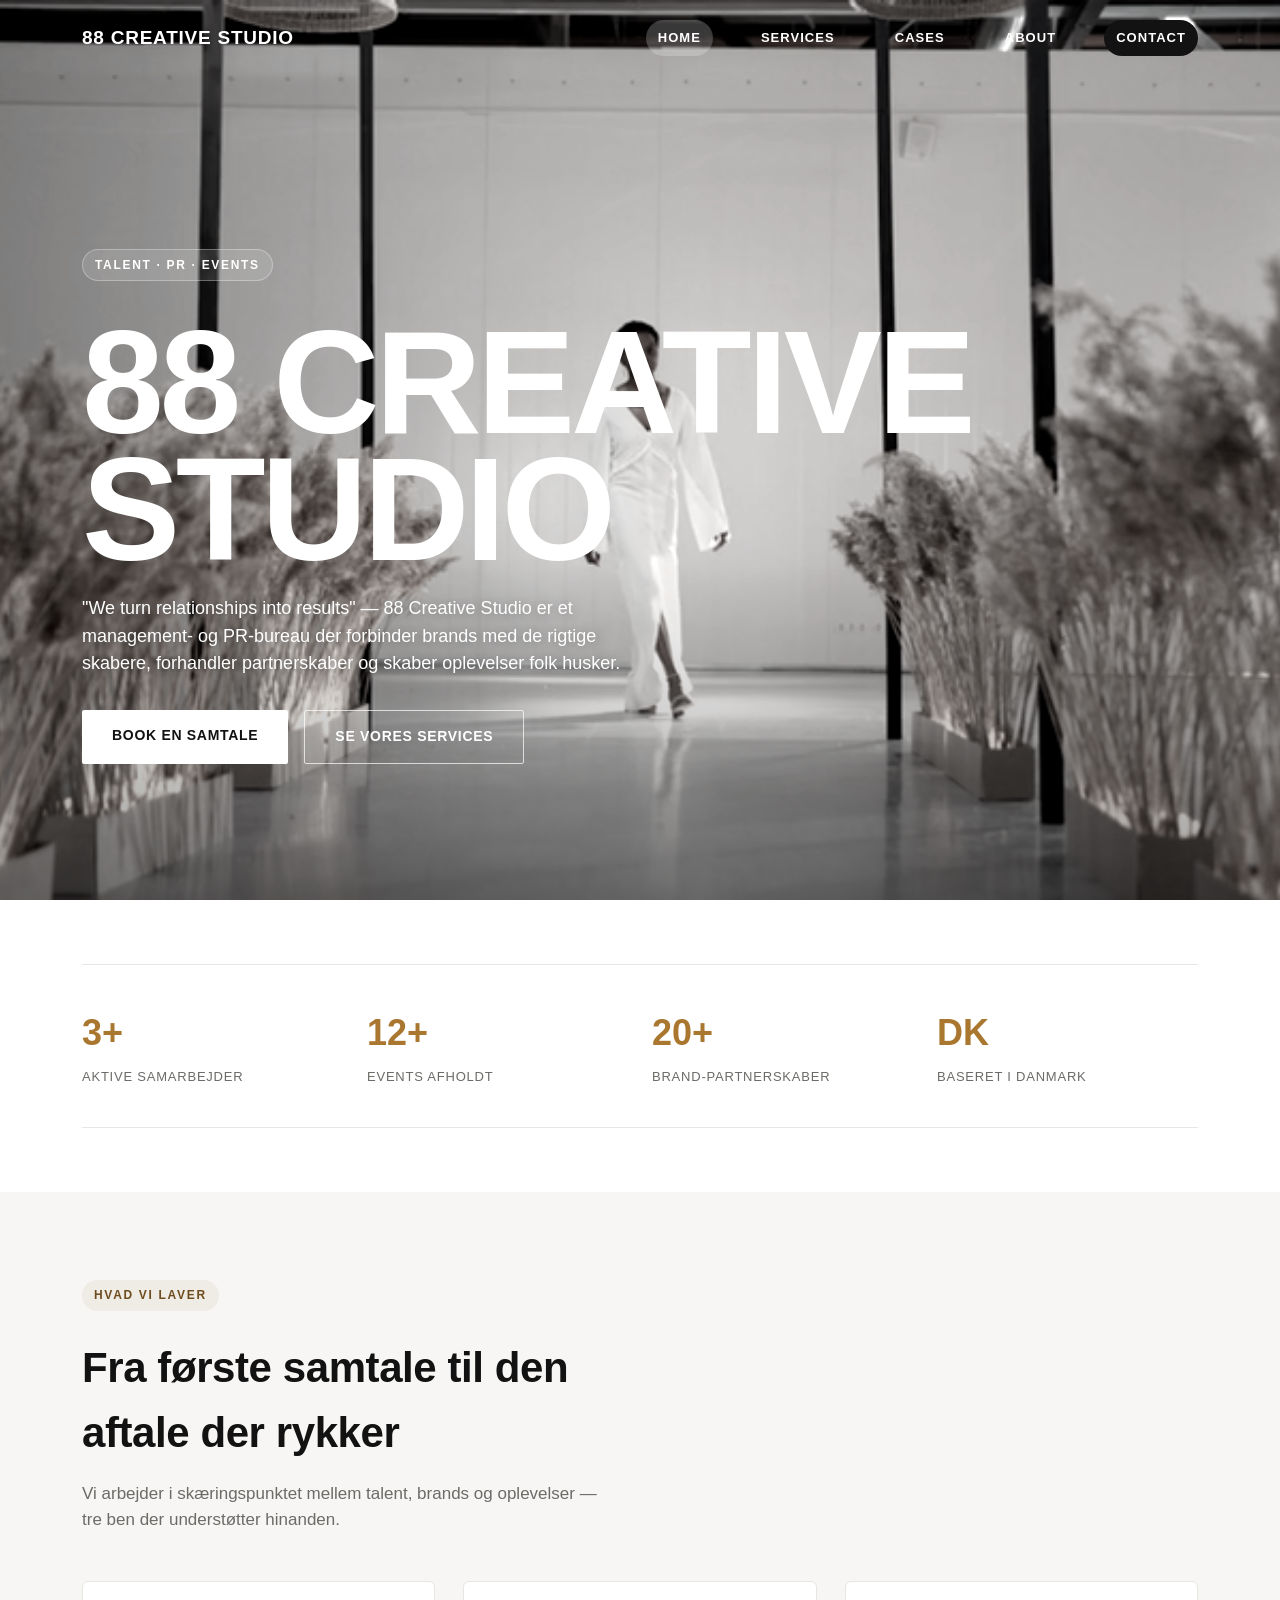
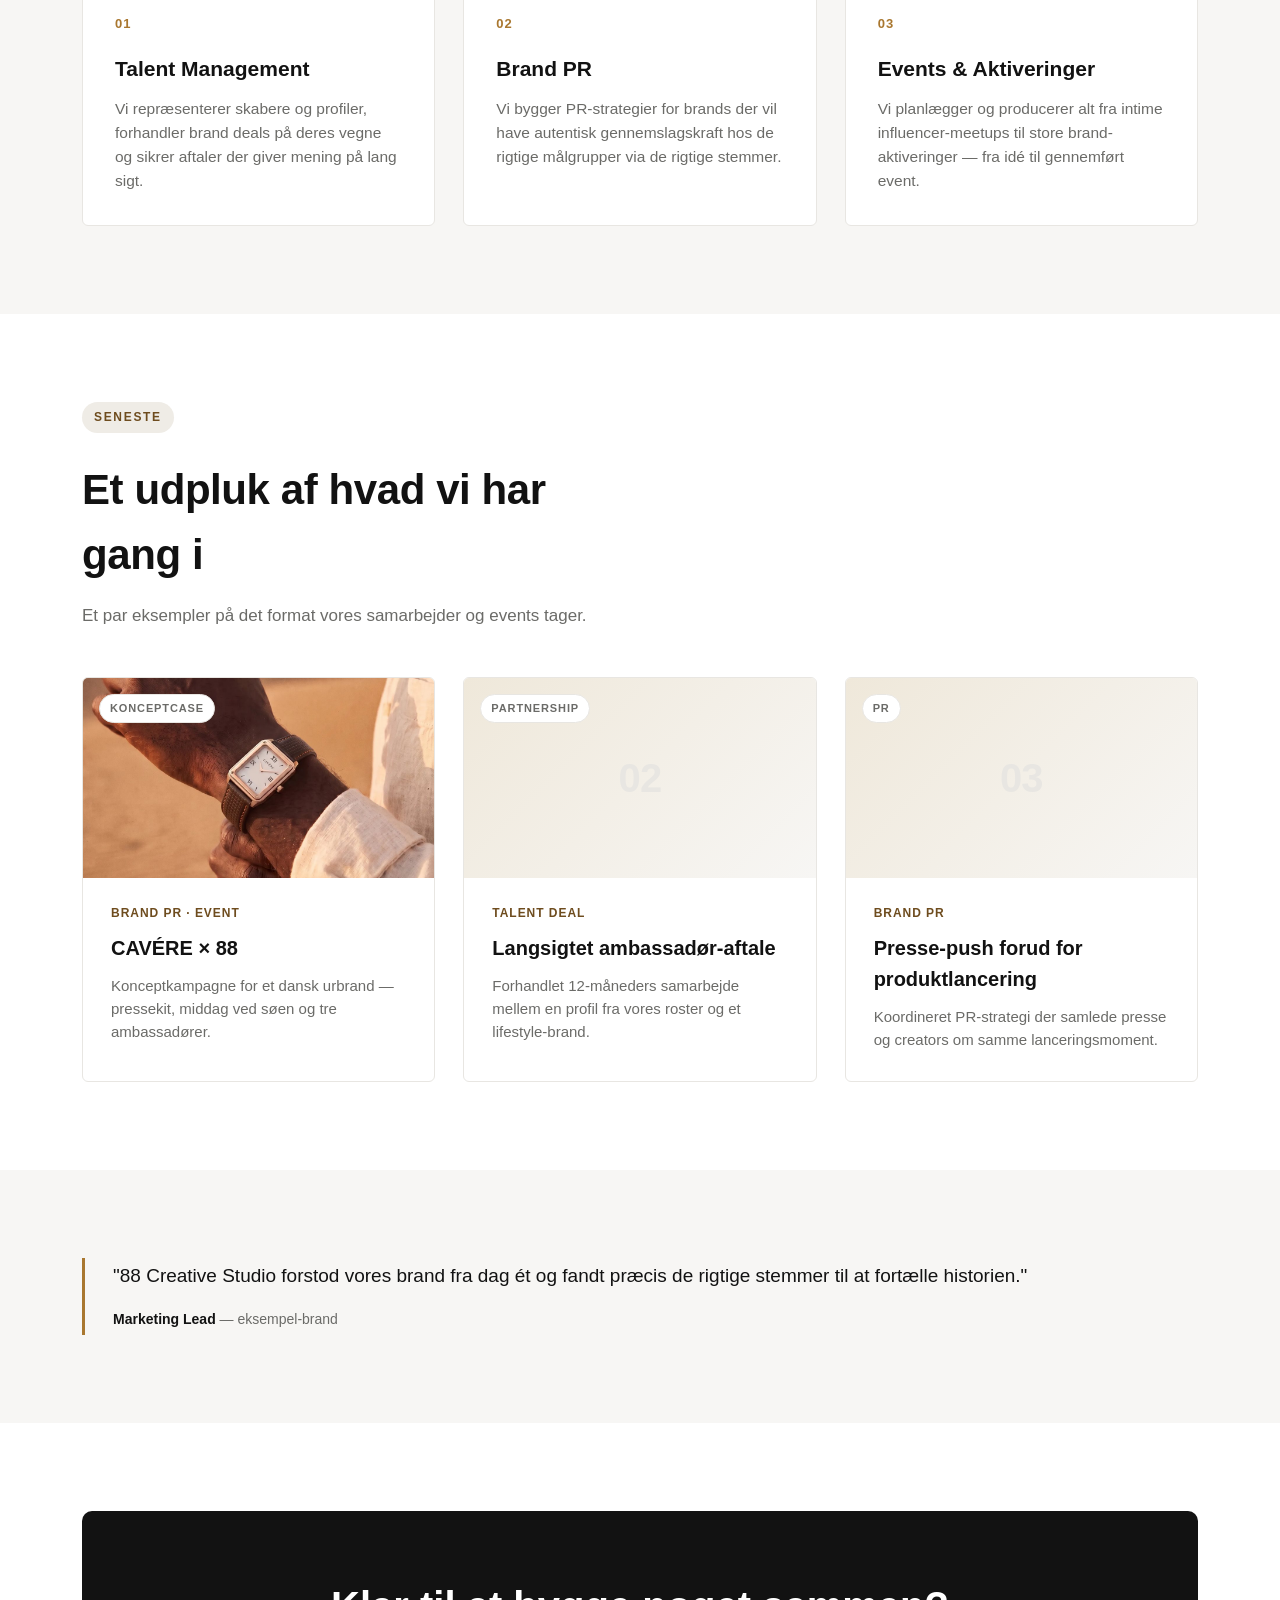
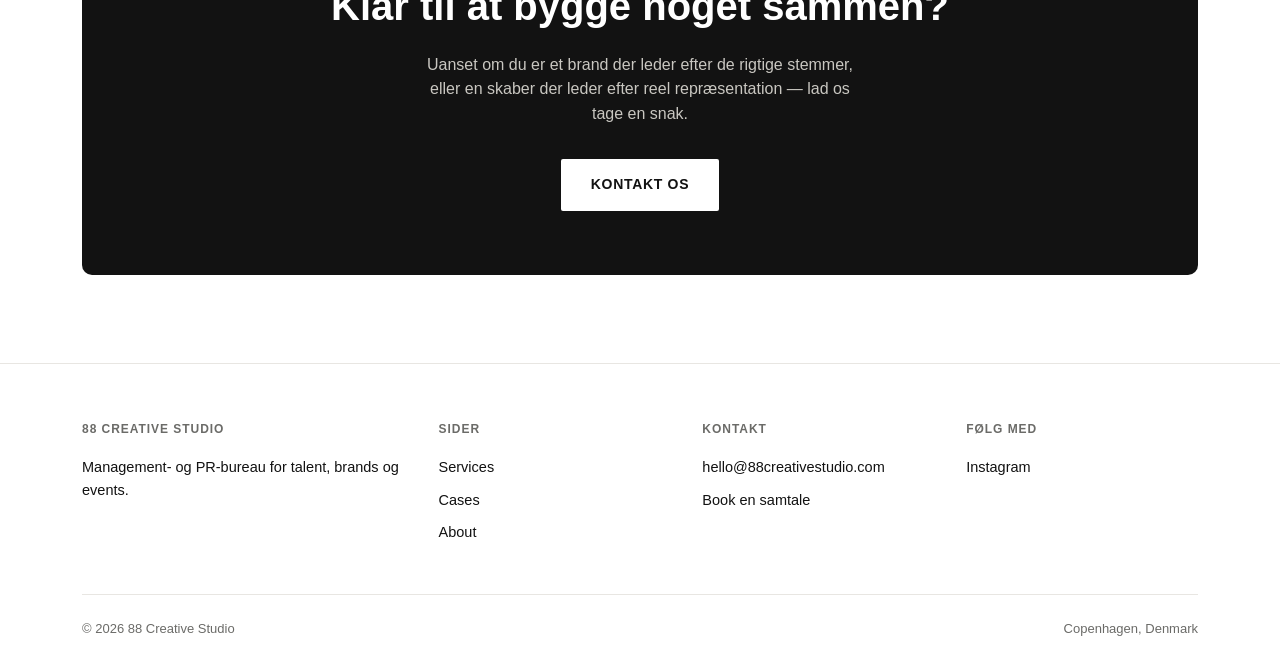
<file: index.html>
<!DOCTYPE html>
<html lang="da">
<head>
<meta charset="UTF-8">
<meta name="viewport" content="width=device-width, initial-scale=1.0">
<title>88 Creative Studio — Talent, PR & Events</title>
<meta name="description" content="88 Creative Studio er et management- og PR-bureau der forbinder brands med skabere, arrangerer events og bygger langsigtede partnerskaber.">
<link rel="icon" type="image/png" href="assets/favicon.png">
<link rel="apple-touch-icon" href="assets/apple-touch-icon.png">
<meta property="og:type" content="website">
<meta property="og:title" content="88 Creative Studio — Talent, PR & Events">
<meta property="og:description" content="88 Creative Studio er et management- og PR-bureau der forbinder brands med skabere, arrangerer events og bygger langsigtede partnerskaber.">
<meta property="og:image" content="https://88creativestudio.dk/assets/og-image.png">
<meta property="og:url" content="https://88creativestudio.dk/">
<meta name="twitter:card" content="summary_large_image">
<link rel="stylesheet" href="styles.css">
</head>
<body>

<header class="site-header transparent-header">
  <div class="wrap">
    <a href="index.html" class="logo">88 Creative Studio</a>
    <nav class="main-nav">
      <a href="index.html" class="active">Home</a>
      <a href="services.html">Services</a>
      <a href="cases.html">Cases</a>
      <a href="about.html">About</a>
      <a href="contact.html" class="nav-cta">Contact</a>
    </nav>
    <button class="nav-toggle" aria-label="Menu"><span></span></button>
  </div>
</header>

<section class="hero-fullbleed">
  <video autoplay muted loop playsinline poster="assets/photos/hero-fullbleed-poster.jpg">
    <source src="assets/video/hero-fashion-show.mp4" type="video/mp4">
  </video>
  <div class="wrap">
    <span class="eyebrow">Talent · PR · Events</span>
    <h1 class="mark">88 Creative<br>Studio</h1>
    <p class="lead">"We turn relationships into results" — 88 Creative Studio er et management- og PR-bureau der forbinder brands med de rigtige skabere, forhandler partnerskaber og skaber oplevelser folk husker.</p>
    <div class="hero-actions">
      <a href="contact.html" class="btn btn-primary-light">Book en samtale</a>
      <a href="services.html" class="btn btn-outline-light">Se vores services</a>
    </div>
  </div>
</section>

<section class="tight">
  <div class="wrap">
    <div class="stats">
      <div class="stat">
        <div class="figure">3+</div>
        <div class="label">Aktive samarbejder</div>
      </div>
      <div class="stat">
        <div class="figure">12+</div>
        <div class="label">Events afholdt</div>
      </div>
      <div class="stat">
        <div class="figure">20+</div>
        <div class="label">Brand-partnerskaber</div>
      </div>
      <div class="stat">
        <div class="figure">DK</div>
        <div class="label">Baseret i Danmark</div>
      </div>
    </div>
  </div>
</section>

<section class="soft">
  <div class="wrap">
    <div class="section-head">
      <span class="eyebrow">Hvad vi laver</span>
      <h2>Fra første samtale til den aftale der rykker</h2>
      <p>Vi arbejder i skæringspunktet mellem talent, brands og oplevelser — tre ben der understøtter hinanden.</p>
    </div>
    <div class="grid-3">
      <div class="card">
        <span class="num">01</span>
        <h3>Talent Management</h3>
        <p>Vi repræsenterer skabere og profiler, forhandler brand deals på deres vegne og sikrer aftaler der giver mening på lang sigt.</p>
      </div>
      <div class="card">
        <span class="num">02</span>
        <h3>Brand PR</h3>
        <p>Vi bygger PR-strategier for brands der vil have autentisk gennemslagskraft hos de rigtige målgrupper via de rigtige stemmer.</p>
      </div>
      <div class="card">
        <span class="num">03</span>
        <h3>Events & Aktiveringer</h3>
        <p>Vi planlægger og producerer alt fra intime influencer-meetups til store brand-aktiveringer — fra idé til gennemført event.</p>
      </div>
    </div>
  </div>
</section>

<section>
  <div class="wrap">
    <div class="section-head">
      <span class="eyebrow">Seneste</span>
      <h2>Et udpluk af hvad vi har gang i</h2>
      <p>Et par eksempler på det format vores samarbejder og events tager.</p>
    </div>
    <div class="grid-3">
      <a href="case-cavere.html" class="case-card">
        <div class="case-media has-photo"><span class="tag">Konceptcase</span><img src="assets/photos/cavere/cavere-desert-wrist.jpg" alt="CAVÉRE-ur i rosaguld på et håndled i ørkenen ved solnedgang" loading="lazy" style="object-position:50% 52%"></div>
        <div class="case-body">
          <div class="kicker">Brand PR · Event</div>
          <h3>CAVÉRE × 88</h3>
          <p>Konceptkampagne for et dansk urbrand — pressekit, middag ved søen og tre ambassadører.</p>
        </div>
      </a>
      <div class="case-card">
        <div class="case-media"><span class="tag">Partnership</span><span class="mono-mark">02</span></div>
        <div class="case-body">
          <div class="kicker">Talent Deal</div>
          <h3>Langsigtet ambassadør-aftale</h3>
          <p>Forhandlet 12-måneders samarbejde mellem en profil fra vores roster og et lifestyle-brand.</p>
        </div>
      </div>
      <div class="case-card">
        <div class="case-media"><span class="tag">PR</span><span class="mono-mark">03</span></div>
        <div class="case-body">
          <div class="kicker">Brand PR</div>
          <h3>Presse-push forud for produktlancering</h3>
          <p>Koordineret PR-strategi der samlede presse og creators om samme lanceringsmoment.</p>
        </div>
      </div>
    </div>
  </div>
</section>

<section class="soft">
  <div class="wrap">
    <div class="quote-card">
      <p class="quote">"88 Creative Studio forstod vores brand fra dag ét og fandt præcis de rigtige stemmer til at fortælle historien."</p>
      <div class="who"><strong>Marketing Lead</strong> — eksempel-brand</div>
    </div>
  </div>
</section>

<section>
  <div class="wrap">
    <div class="cta-band">
      <h2>Klar til at bygge noget sammen?</h2>
      <p>Uanset om du er et brand der leder efter de rigtige stemmer, eller en skaber der leder efter reel repræsentation — lad os tage en snak.</p>
      <a href="contact.html" class="btn btn-primary" style="background:#fff;color:#121212;">Kontakt os</a>
    </div>
  </div>
</section>

<footer class="site-footer">
  <div class="wrap">
    <div class="footer-grid">
      <div>
        <h4>88 Creative Studio</h4>
        <p class="muted">Management- og PR-bureau for talent, brands og events.</p>
      </div>
      <div>
        <h4>Sider</h4>
        <a href="services.html">Services</a>
        <a href="cases.html">Cases</a>
        <a href="about.html">About</a>
      </div>
      <div>
        <h4>Kontakt</h4>
        <a href="mailto:hello@88creativestudio.com">hello@88creativestudio.com</a>
        <a href="contact.html">Book en samtale</a>
      </div>
      <div>
        <h4>Følg med</h4>
        <a href="https://www.instagram.com/88creativestudio_/" target="_blank" rel="noopener">Instagram</a>
      </div>
    </div>
    <div class="footer-bottom">
      <span>&copy; 2026 88 Creative Studio</span>
      <span>Copenhagen, Denmark</span>
    </div>
  </div>
</footer>

<script src="script.js"></script>
</body>
</html>
</file>
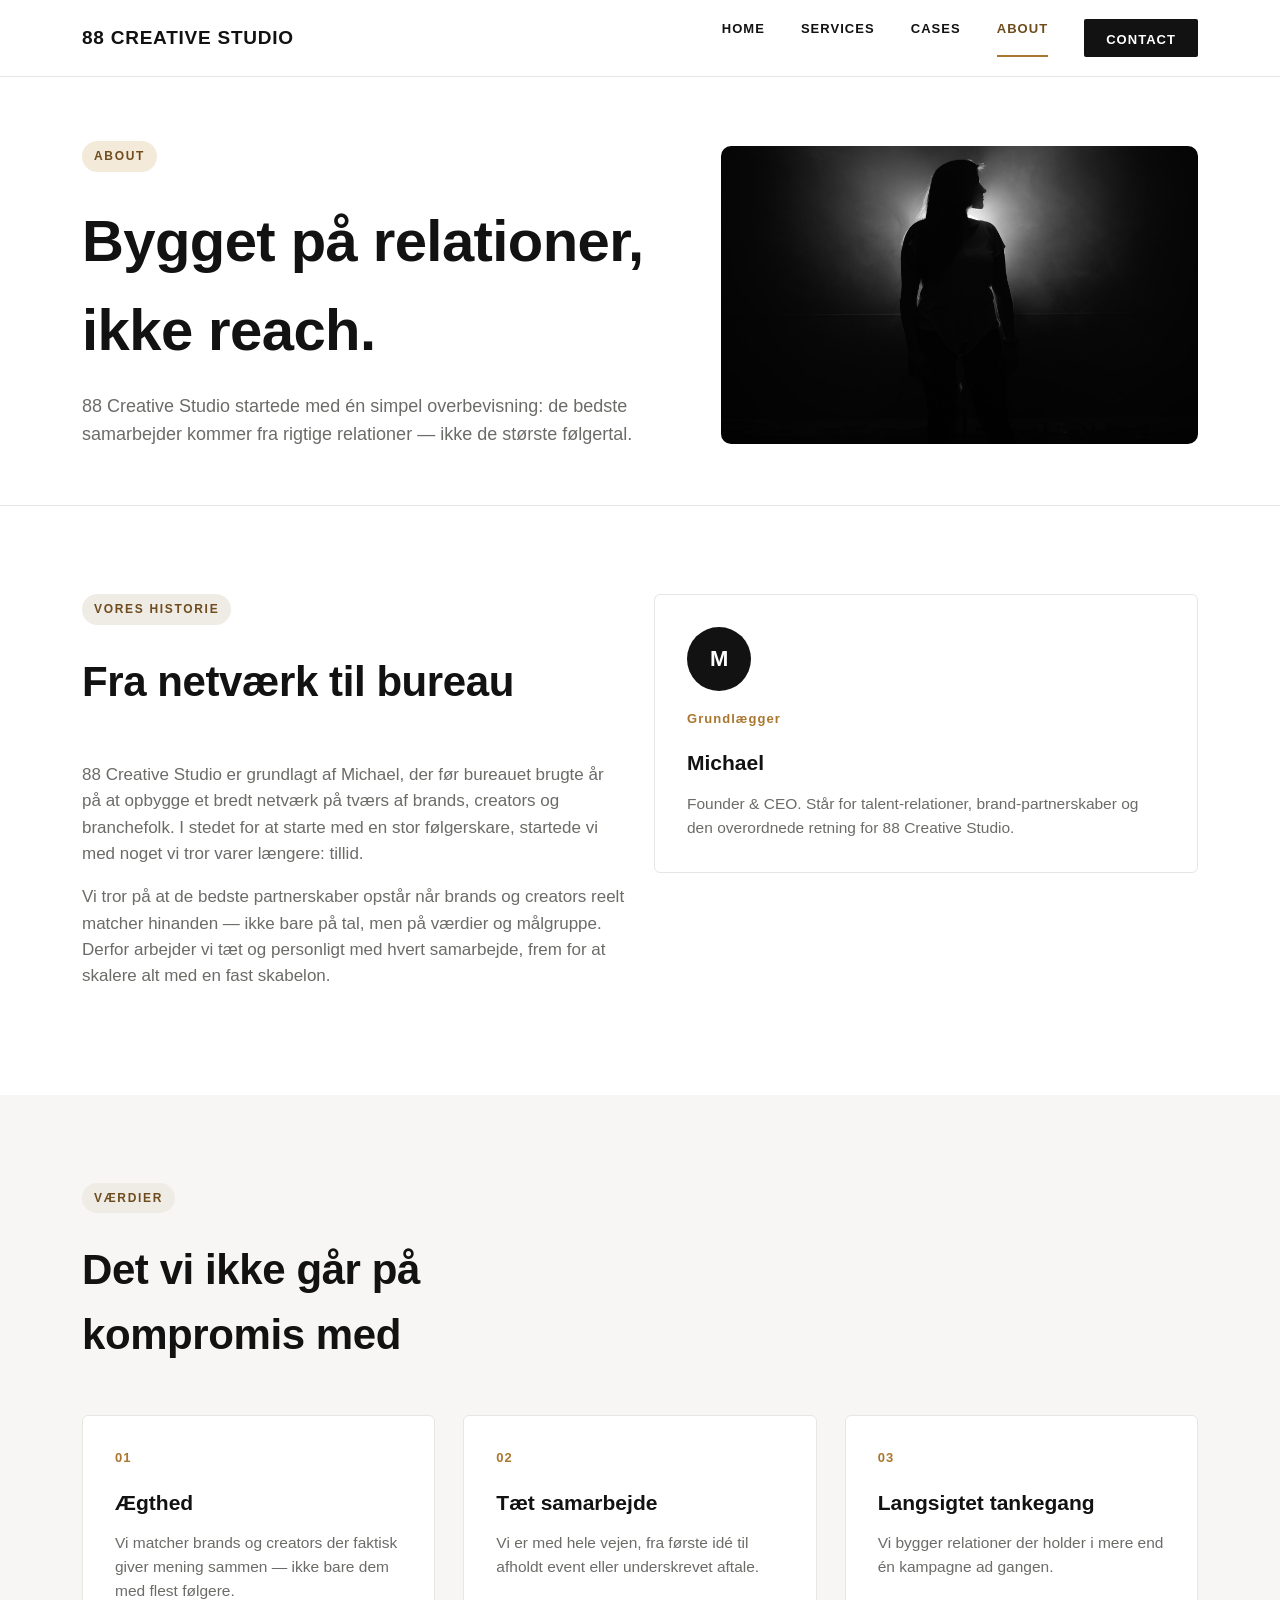
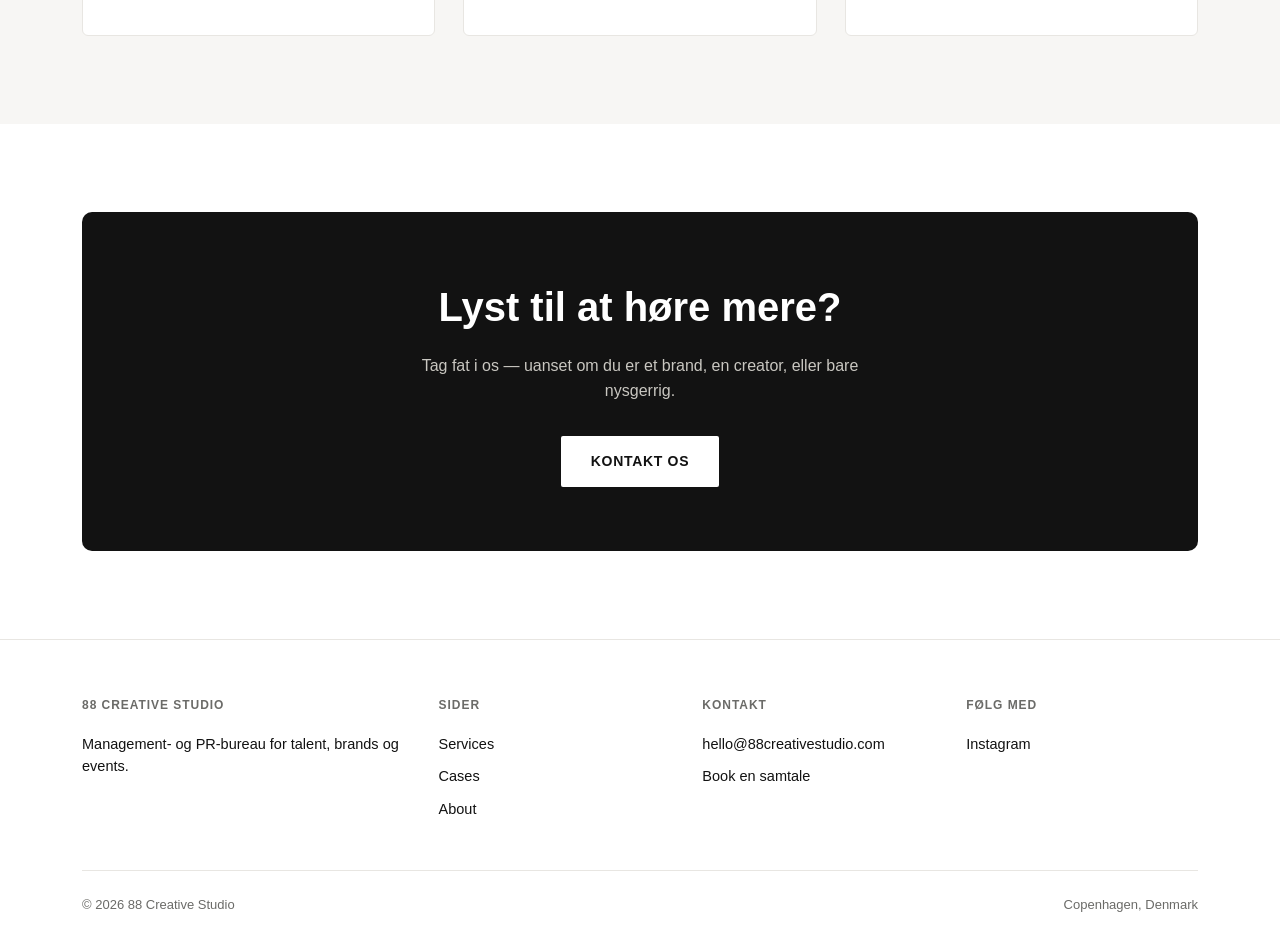
<file: about.html>
<!DOCTYPE html>
<html lang="da">
<head>
<meta charset="UTF-8">
<meta name="viewport" content="width=device-width, initial-scale=1.0">
<title>About — 88 Creative Studio</title>
<meta name="description" content="Historien bag 88 Creative Studio og de mennesker der driver det.">
<link rel="icon" type="image/png" href="assets/favicon.png">
<link rel="apple-touch-icon" href="assets/apple-touch-icon.png">
<meta property="og:type" content="website">
<meta property="og:title" content="About — 88 Creative Studio">
<meta property="og:description" content="Historien bag 88 Creative Studio og de mennesker der driver det.">
<meta property="og:image" content="https://88creativestudio.dk/assets/og-image.png">
<meta property="og:url" content="https://88creativestudio.dk/about.html">
<meta name="twitter:card" content="summary_large_image">
<link rel="stylesheet" href="styles.css">
</head>
<body>

<header class="site-header">
  <div class="wrap">
    <a href="index.html" class="logo">88 Creative Studio</a>
    <nav class="main-nav">
      <a href="index.html">Home</a>
      <a href="services.html">Services</a>
      <a href="cases.html">Cases</a>
      <a href="about.html" class="active">About</a>
      <a href="contact.html" class="nav-cta">Contact</a>
    </nav>
    <button class="nav-toggle" aria-label="Menu"><span></span></button>
  </div>
</header>

<section class="page-hero">
  <div class="wrap">
    <div class="hero-split">
      <div>
        <span class="eyebrow">About</span>
        <h1>Bygget på relationer, ikke reach.</h1>
        <p>88 Creative Studio startede med én simpel overbevisning: de bedste samarbejder kommer fra rigtige relationer — ikke de største følgertal.</p>
      </div>
      <div class="hero-media dark">
        <img src="assets/photos/about-silhouette-dark.jpg" alt="" loading="eager">
      </div>
    </div>
  </div>
</section>

<section>
  <div class="wrap">
    <div class="grid-2">
      <div>
        <div class="section-head">
          <span class="eyebrow">Vores historie</span>
          <h2>Fra netværk til bureau</h2>
        </div>
        <p class="muted" style="font-size:17px;">
          88 Creative Studio er grundlagt af Michael, der før bureauet brugte år på at opbygge et bredt netværk på tværs af brands, creators og branchefolk. I stedet for at starte med en stor følgerskare, startede vi med noget vi tror varer længere: tillid.
        </p>
        <p class="muted" style="font-size:17px;">
          Vi tror på at de bedste partnerskaber opstår når brands og creators reelt matcher hinanden — ikke bare på tal, men på værdier og målgruppe. Derfor arbejder vi tæt og personligt med hvert samarbejde, frem for at skalere alt med en fast skabelon.
        </p>
      </div>
      <div class="card" style="align-self:start;">
        <div class="founder-avatar">M</div>
        <span class="num">Grundlægger</span>
        <h3>Michael</h3>
        <p>Founder & CEO. Står for talent-relationer, brand-partnerskaber og den overordnede retning for 88 Creative Studio.</p>
      </div>
    </div>
  </div>
</section>

<section class="soft">
  <div class="wrap">
    <div class="section-head">
      <span class="eyebrow">Værdier</span>
      <h2>Det vi ikke går på kompromis med</h2>
    </div>
    <div class="grid-3">
      <div class="card">
        <span class="num">01</span>
        <h3>Ægthed</h3>
        <p>Vi matcher brands og creators der faktisk giver mening sammen — ikke bare dem med flest følgere.</p>
      </div>
      <div class="card">
        <span class="num">02</span>
        <h3>Tæt samarbejde</h3>
        <p>Vi er med hele vejen, fra første idé til afholdt event eller underskrevet aftale.</p>
      </div>
      <div class="card">
        <span class="num">03</span>
        <h3>Langsigtet tankegang</h3>
        <p>Vi bygger relationer der holder i mere end én kampagne ad gangen.</p>
      </div>
    </div>
  </div>
</section>

<section>
  <div class="wrap">
    <div class="cta-band">
      <h2>Lyst til at høre mere?</h2>
      <p>Tag fat i os — uanset om du er et brand, en creator, eller bare nysgerrig.</p>
      <a href="contact.html" class="btn btn-primary" style="background:#fff;color:#121212;">Kontakt os</a>
    </div>
  </div>
</section>

<footer class="site-footer">
  <div class="wrap">
    <div class="footer-grid">
      <div>
        <h4>88 Creative Studio</h4>
        <p class="muted">Management- og PR-bureau for talent, brands og events.</p>
      </div>
      <div>
        <h4>Sider</h4>
        <a href="services.html">Services</a>
        <a href="cases.html">Cases</a>
        <a href="about.html">About</a>
      </div>
      <div>
        <h4>Kontakt</h4>
        <a href="mailto:hello@88creativestudio.com">hello@88creativestudio.com</a>
        <a href="contact.html">Book en samtale</a>
      </div>
      <div>
        <h4>Følg med</h4>
        <a href="https://www.instagram.com/88creativestudio_/" target="_blank" rel="noopener">Instagram</a>
      </div>
    </div>
    <div class="footer-bottom">
      <span>&copy; 2026 88 Creative Studio</span>
      <span>Copenhagen, Denmark</span>
    </div>
  </div>
</footer>

<script src="script.js"></script>
</body>
</html>
</file>
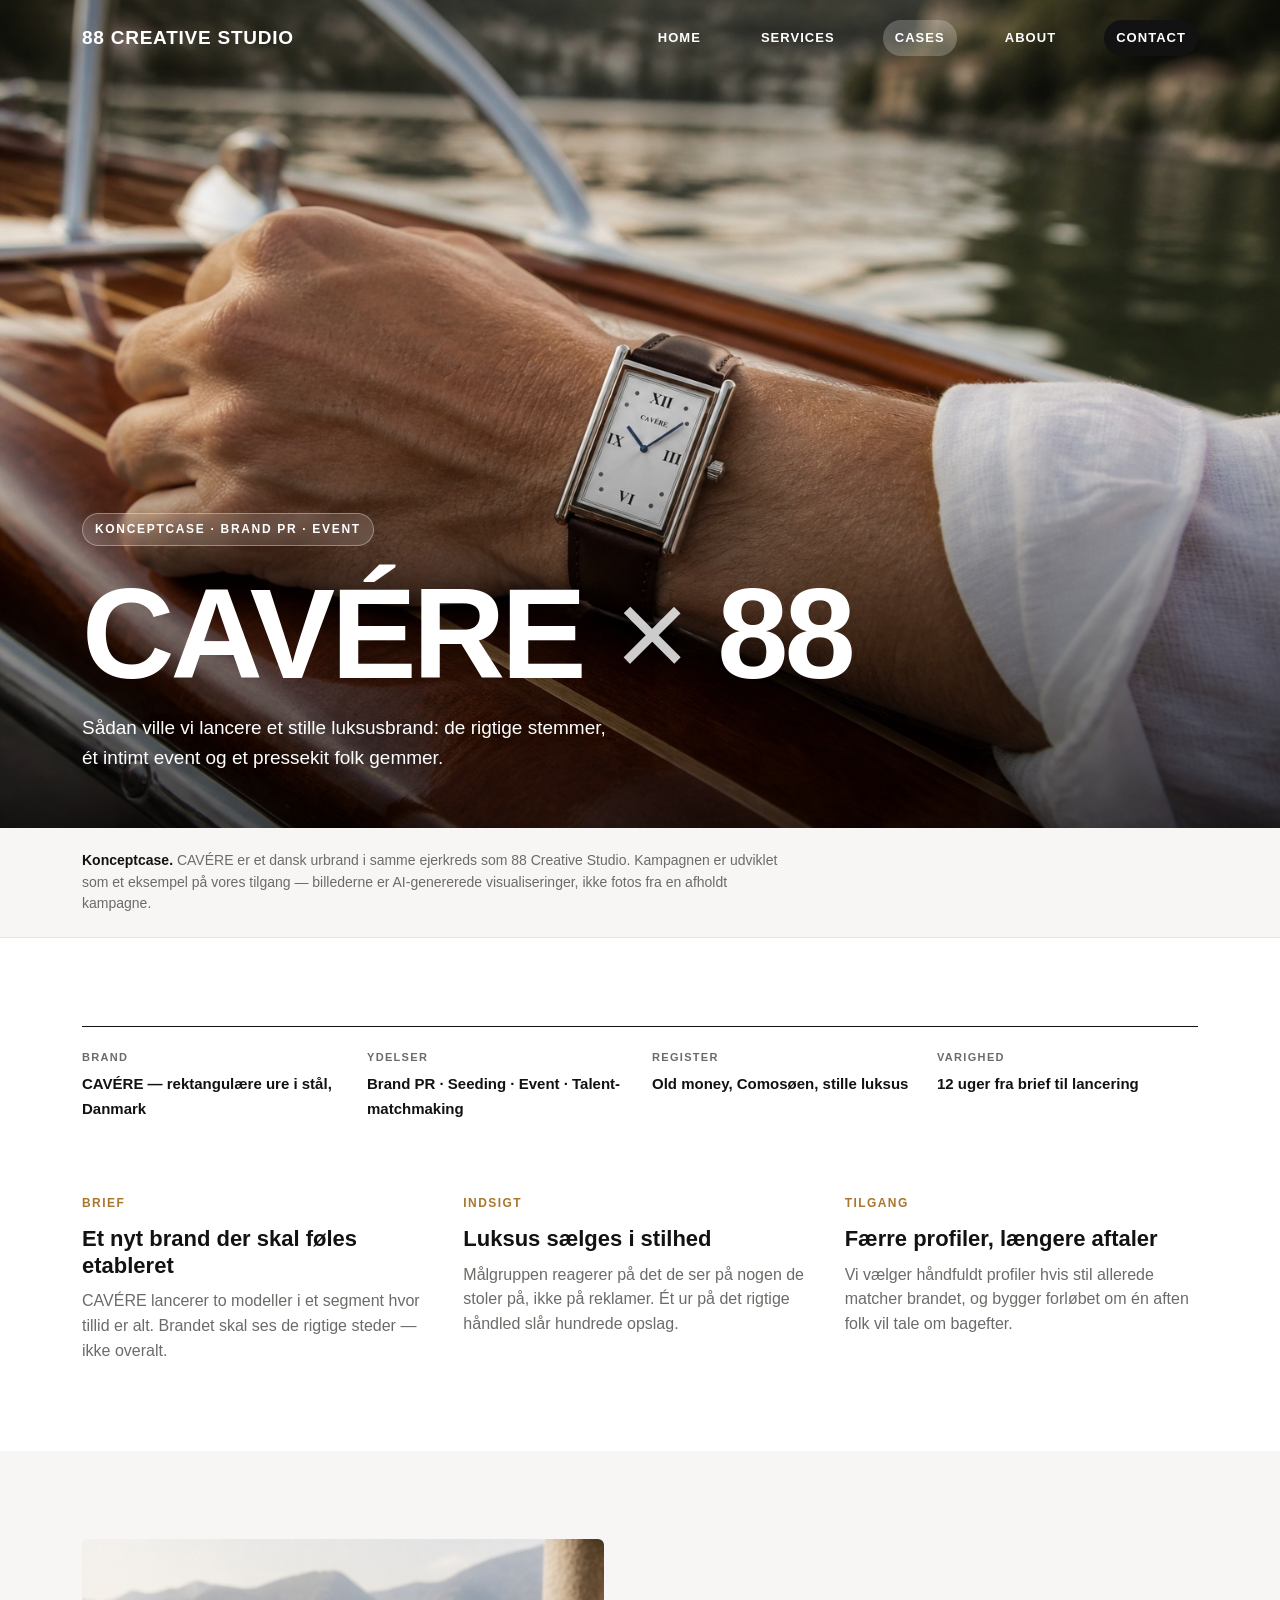
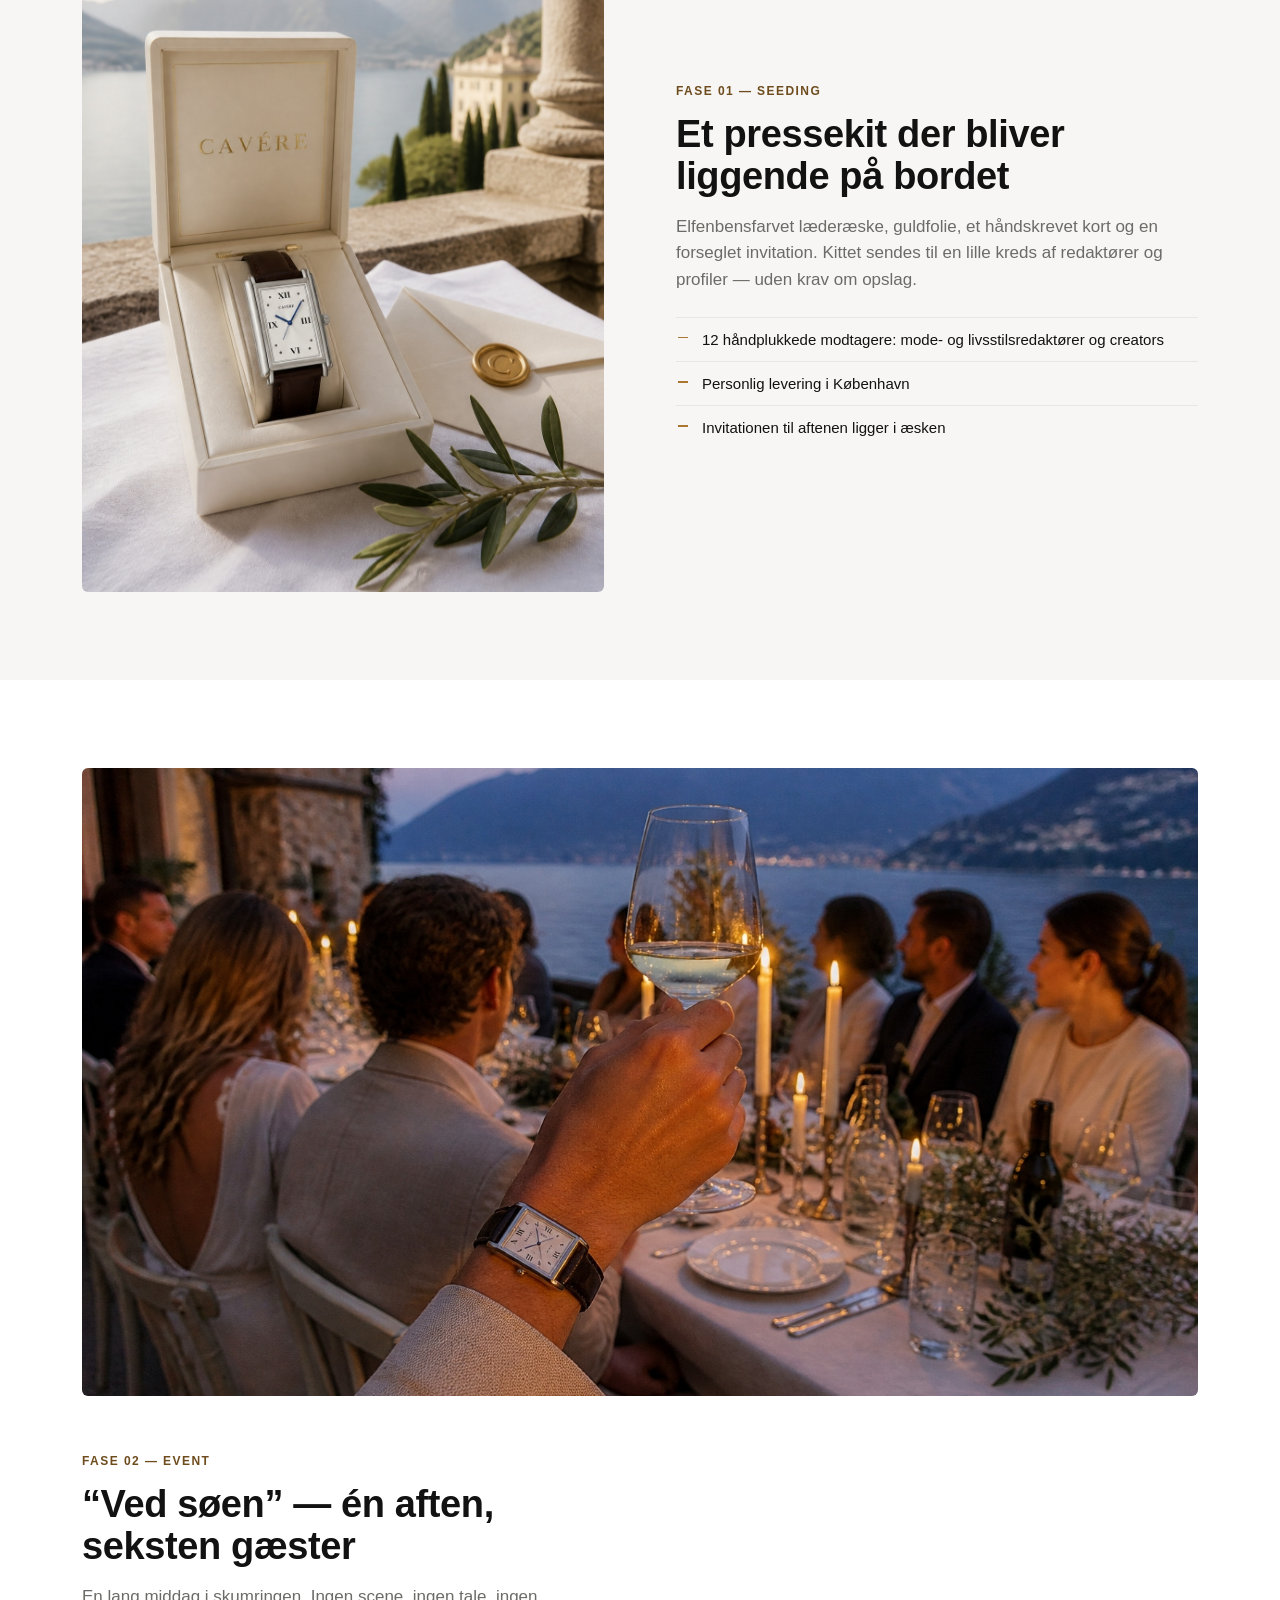
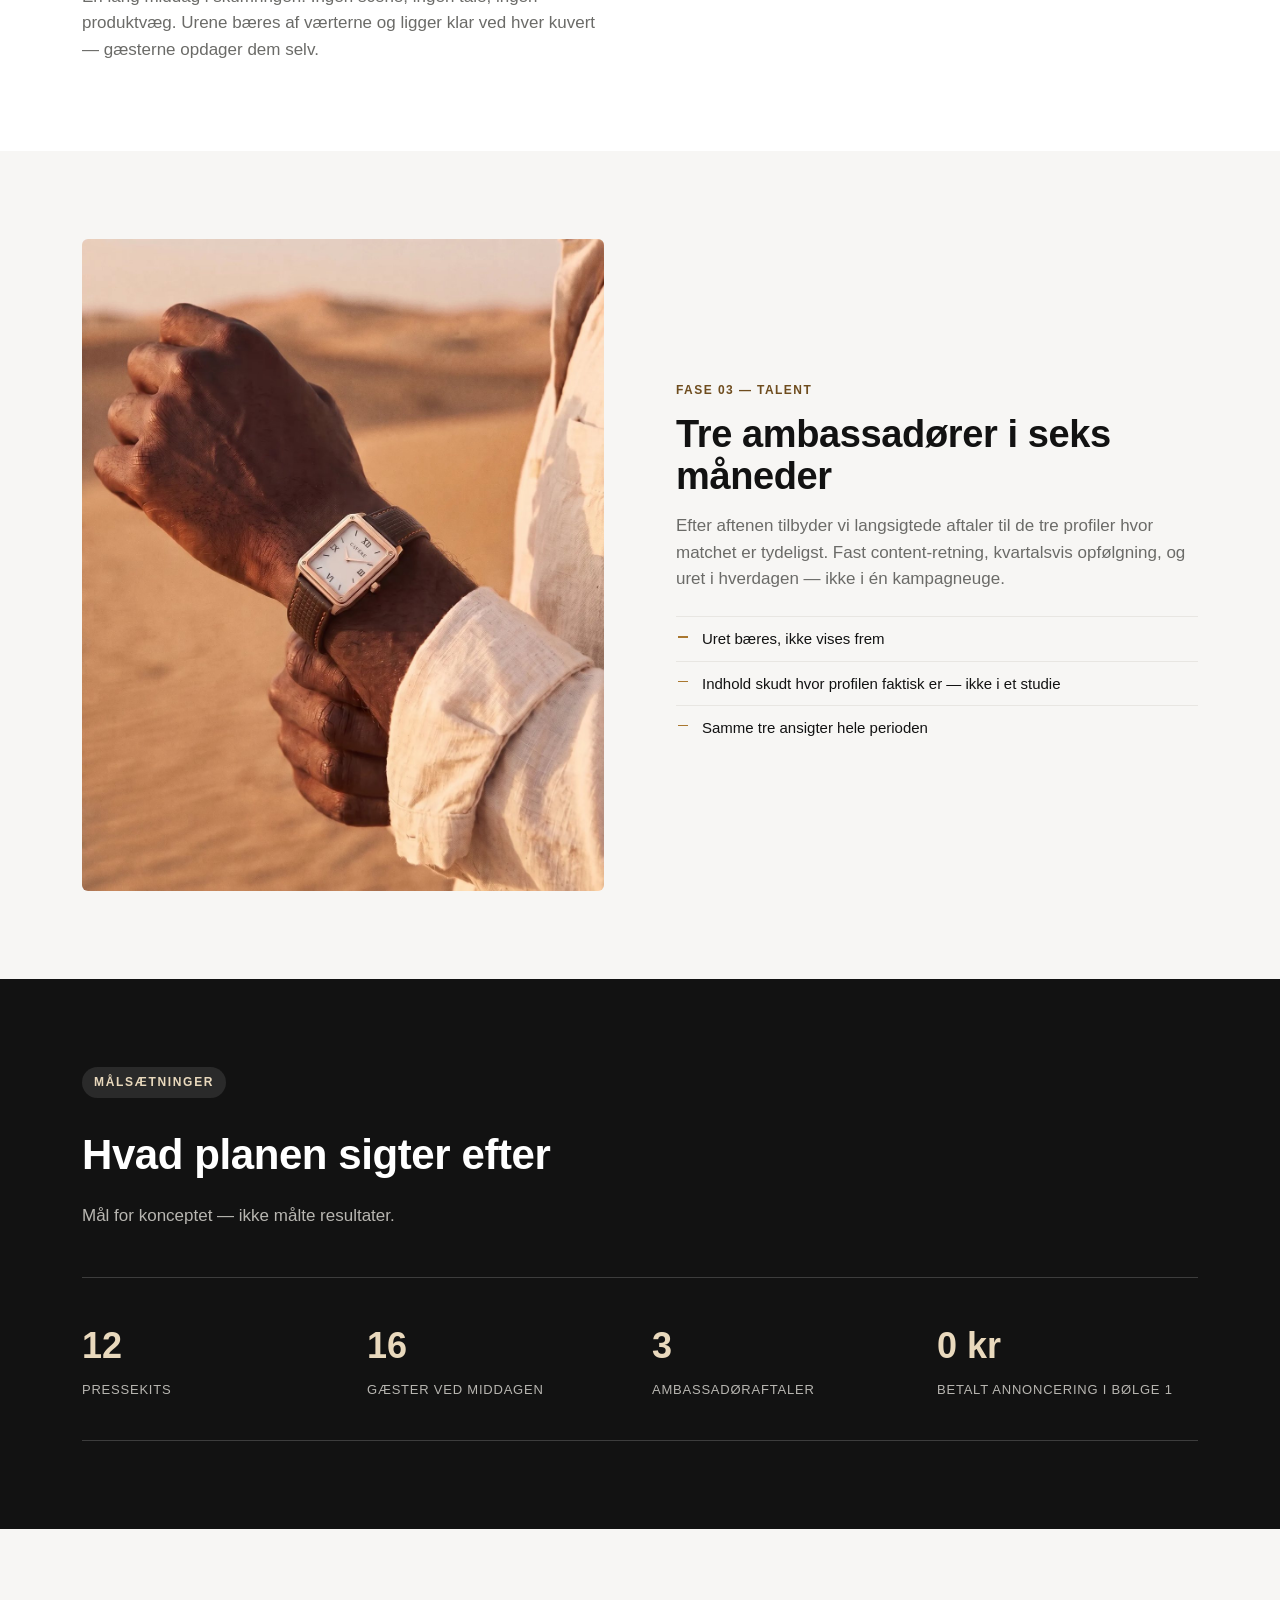
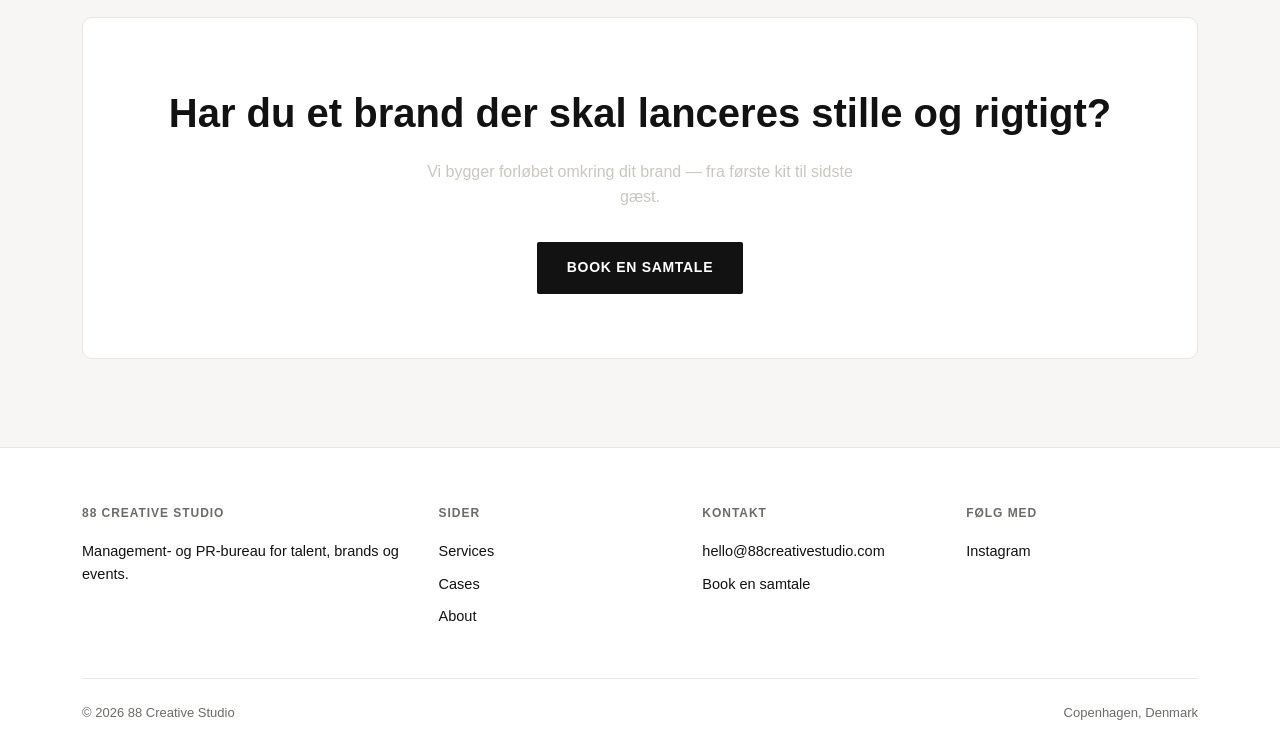
<file: case-cavere.html>
<!DOCTYPE html>
<html lang="da">
<head>
<meta charset="UTF-8">
<meta name="viewport" content="width=device-width, initial-scale=1.0">
<title>CAVÉRE × 88 Creative Studio — Konceptcase</title>
<meta name="description" content="Konceptkampagne for det danske urbrand CAVÉRE: seeding, et intimt event ved Comosøen og langsigtede creator-partnerskaber.">
<link rel="icon" type="image/png" href="assets/favicon.png">
<link rel="apple-touch-icon" href="assets/apple-touch-icon.png">
<meta property="og:type" content="article">
<meta property="og:title" content="CAVÉRE × 88 Creative Studio — Konceptcase">
<meta property="og:description" content="Sådan ville vi lancere et stille luksusbrand: de rigtige stemmer, ét intimt event og et pressekit folk gemmer.">
<meta property="og:image" content="https://88creativestudio.dk/assets/photos/cavere/cavere-lake-como.jpg">
<meta property="og:url" content="https://88creativestudio.dk/case-cavere.html">
<meta name="twitter:card" content="summary_large_image">
<link rel="stylesheet" href="styles.css">
</head>
<body>

<header class="site-header transparent-header">
  <div class="wrap">
    <a href="index.html" class="logo">88 Creative Studio</a>
    <nav class="main-nav">
      <a href="index.html">Home</a>
      <a href="services.html">Services</a>
      <a href="cases.html" class="active">Cases</a>
      <a href="about.html">About</a>
      <a href="contact.html" class="nav-cta">Contact</a>
    </nav>
    <button class="nav-toggle" aria-label="Menu"><span></span></button>
  </div>
</header>

<section class="case-hero">
  <img src="assets/photos/cavere/cavere-lake-como.jpg" alt="Håndled med et rektangulært CAVÉRE-ur på dækket af en træbåd ved Comosøen">
  <div class="wrap">
    <span class="eyebrow">Konceptcase · Brand PR · Event</span>
    <h1>CAVÉRE <span class="x">×</span> 88</h1>
    <p class="lead">Sådan ville vi lancere et stille luksusbrand: de rigtige stemmer, ét intimt event og et pressekit folk gemmer.</p>
  </div>
</section>

<section class="tight concept-bar">
  <div class="wrap">
    <p><strong>Konceptcase.</strong> CAVÉRE er et dansk urbrand i samme ejerkreds som 88 Creative Studio. Kampagnen er udviklet som et eksempel på vores tilgang — billederne er AI-genererede visualiseringer, ikke fotos fra en afholdt kampagne.</p>
  </div>
</section>

<section>
  <div class="wrap">
    <div class="case-facts">
      <div><span class="k">Brand</span><span class="v">CAVÉRE — rektangulære ure i stål, Danmark</span></div>
      <div><span class="k">Ydelser</span><span class="v">Brand PR · Seeding · Event · Talent-matchmaking</span></div>
      <div><span class="k">Register</span><span class="v">Old money, Comosøen, stille luksus</span></div>
      <div><span class="k">Varighed</span><span class="v">12 uger fra brief til lancering</span></div>
    </div>

    <div class="grid-3 case-brief">
      <div>
        <span class="num">Brief</span>
        <h3>Et nyt brand der skal føles etableret</h3>
        <p>CAVÉRE lancerer to modeller i et segment hvor tillid er alt. Brandet skal ses de rigtige steder — ikke overalt.</p>
      </div>
      <div>
        <span class="num">Indsigt</span>
        <h3>Luksus sælges i stilhed</h3>
        <p>Målgruppen reagerer på det de ser på nogen de stoler på, ikke på reklamer. Ét ur på det rigtige håndled slår hundrede opslag.</p>
      </div>
      <div>
        <span class="num">Tilgang</span>
        <h3>Færre profiler, længere aftaler</h3>
        <p>Vi vælger håndfuldt profiler hvis stil allerede matcher brandet, og bygger forløbet om én aften folk vil tale om bagefter.</p>
      </div>
    </div>
  </div>
</section>

<section class="soft">
  <div class="wrap">
    <div class="case-split">
      <figure class="case-photo tall">
        <img src="assets/photos/cavere/cavere-press-kit.jpg" alt="Åben elfenbensfarvet læderæske med CAVÉRE i guldfolie og uret indeni, på en terrasse ved Comosøen" loading="lazy">
      </figure>
      <div class="case-copy">
        <span class="phase">Fase 01 — Seeding</span>
        <h2>Et pressekit der bliver liggende på bordet</h2>
        <p>Elfenbensfarvet læderæske, guldfolie, et håndskrevet kort og en forseglet invitation. Kittet sendes til en lille kreds af redaktører og profiler — uden krav om opslag.</p>
        <ul class="ticks">
          <li>12 håndplukkede modtagere: mode- og livsstilsredaktører og creators</li>
          <li>Personlig levering i København</li>
          <li>Invitationen til aftenen ligger i æsken</li>
        </ul>
      </div>
    </div>
  </div>
</section>

<section>
  <div class="wrap">
    <figure class="case-photo wide">
      <img src="assets/photos/cavere/cavere-supper.jpg" alt="Middag i skumringen på en villaterrasse ved Comosøen med levende lys og gæster omkring et langt bord" loading="lazy">
    </figure>
    <div class="case-split reverse">
      <div class="case-copy">
        <span class="phase">Fase 02 — Event</span>
        <h2>“Ved søen” — én aften, seksten gæster</h2>
        <p>En lang middag i skumringen. Ingen scene, ingen tale, ingen produktvæg. Urene bæres af værterne og ligger klar ved hver kuvert — gæsterne opdager dem selv.</p>
      </div>
    </div>
  </div>
</section>

<section class="soft">
  <div class="wrap">
    <div class="case-split">
      <figure class="case-photo tall">
        <img src="assets/photos/cavere/cavere-desert-wrist.jpg" alt="Et rosaguld CAVÉRE-ur med hvid skive og brun læderrem på en mands håndled, med ørkenklitter i solnedgang bag ved" loading="lazy">
      </figure>
      <div class="case-copy">
        <span class="phase">Fase 03 — Talent</span>
        <h2>Tre ambassadører i seks måneder</h2>
        <p>Efter aftenen tilbyder vi langsigtede aftaler til de tre profiler hvor matchet er tydeligst. Fast content-retning, kvartalsvis opfølgning, og uret i hverdagen — ikke i én kampagneuge.</p>
        <ul class="ticks">
          <li>Uret bæres, ikke vises frem</li>
          <li>Indhold skudt hvor profilen faktisk er — ikke i et studie</li>
          <li>Samme tre ansigter hele perioden</li>
        </ul>
      </div>
    </div>
  </div>
</section>

<section class="dark">
  <div class="wrap">
    <div class="section-head">
      <span class="eyebrow">Målsætninger</span>
      <h2>Hvad planen sigter efter</h2>
      <p class="muted">Mål for konceptet — ikke målte resultater.</p>
    </div>
    <div class="stats on-dark">
      <div class="stat"><div class="figure">12</div><div class="label">Pressekits</div></div>
      <div class="stat"><div class="figure">16</div><div class="label">Gæster ved middagen</div></div>
      <div class="stat"><div class="figure">3</div><div class="label">Ambassadøraftaler</div></div>
      <div class="stat"><div class="figure">0 kr</div><div class="label">Betalt annoncering i bølge 1</div></div>
    </div>
  </div>
</section>

<section class="soft">
  <div class="wrap">
    <div class="cta-band" style="background:#fff;border:1px solid var(--line);color:var(--ink);">
      <h2>Har du et brand der skal lanceres stille og rigtigt?</h2>
      <p class="muted">Vi bygger forløbet omkring dit brand — fra første kit til sidste gæst.</p>
      <a href="contact.html" class="btn btn-primary">Book en samtale</a>
    </div>
  </div>
</section>

<footer class="site-footer">
  <div class="wrap">
    <div class="footer-grid">
      <div>
        <h4>88 Creative Studio</h4>
        <p class="muted">Management- og PR-bureau for talent, brands og events.</p>
      </div>
      <div>
        <h4>Sider</h4>
        <a href="services.html">Services</a>
        <a href="cases.html">Cases</a>
        <a href="about.html">About</a>
      </div>
      <div>
        <h4>Kontakt</h4>
        <a href="mailto:hello@88creativestudio.com">hello@88creativestudio.com</a>
        <a href="contact.html">Book en samtale</a>
      </div>
      <div>
        <h4>Følg med</h4>
        <a href="https://www.instagram.com/88creativestudio_/" target="_blank" rel="noopener">Instagram</a>
      </div>
    </div>
    <div class="footer-bottom">
      <span>&copy; 2026 88 Creative Studio</span>
      <span>Copenhagen, Denmark</span>
    </div>
  </div>
</footer>

<script src="script.js"></script>
</body>
</html>
</file>
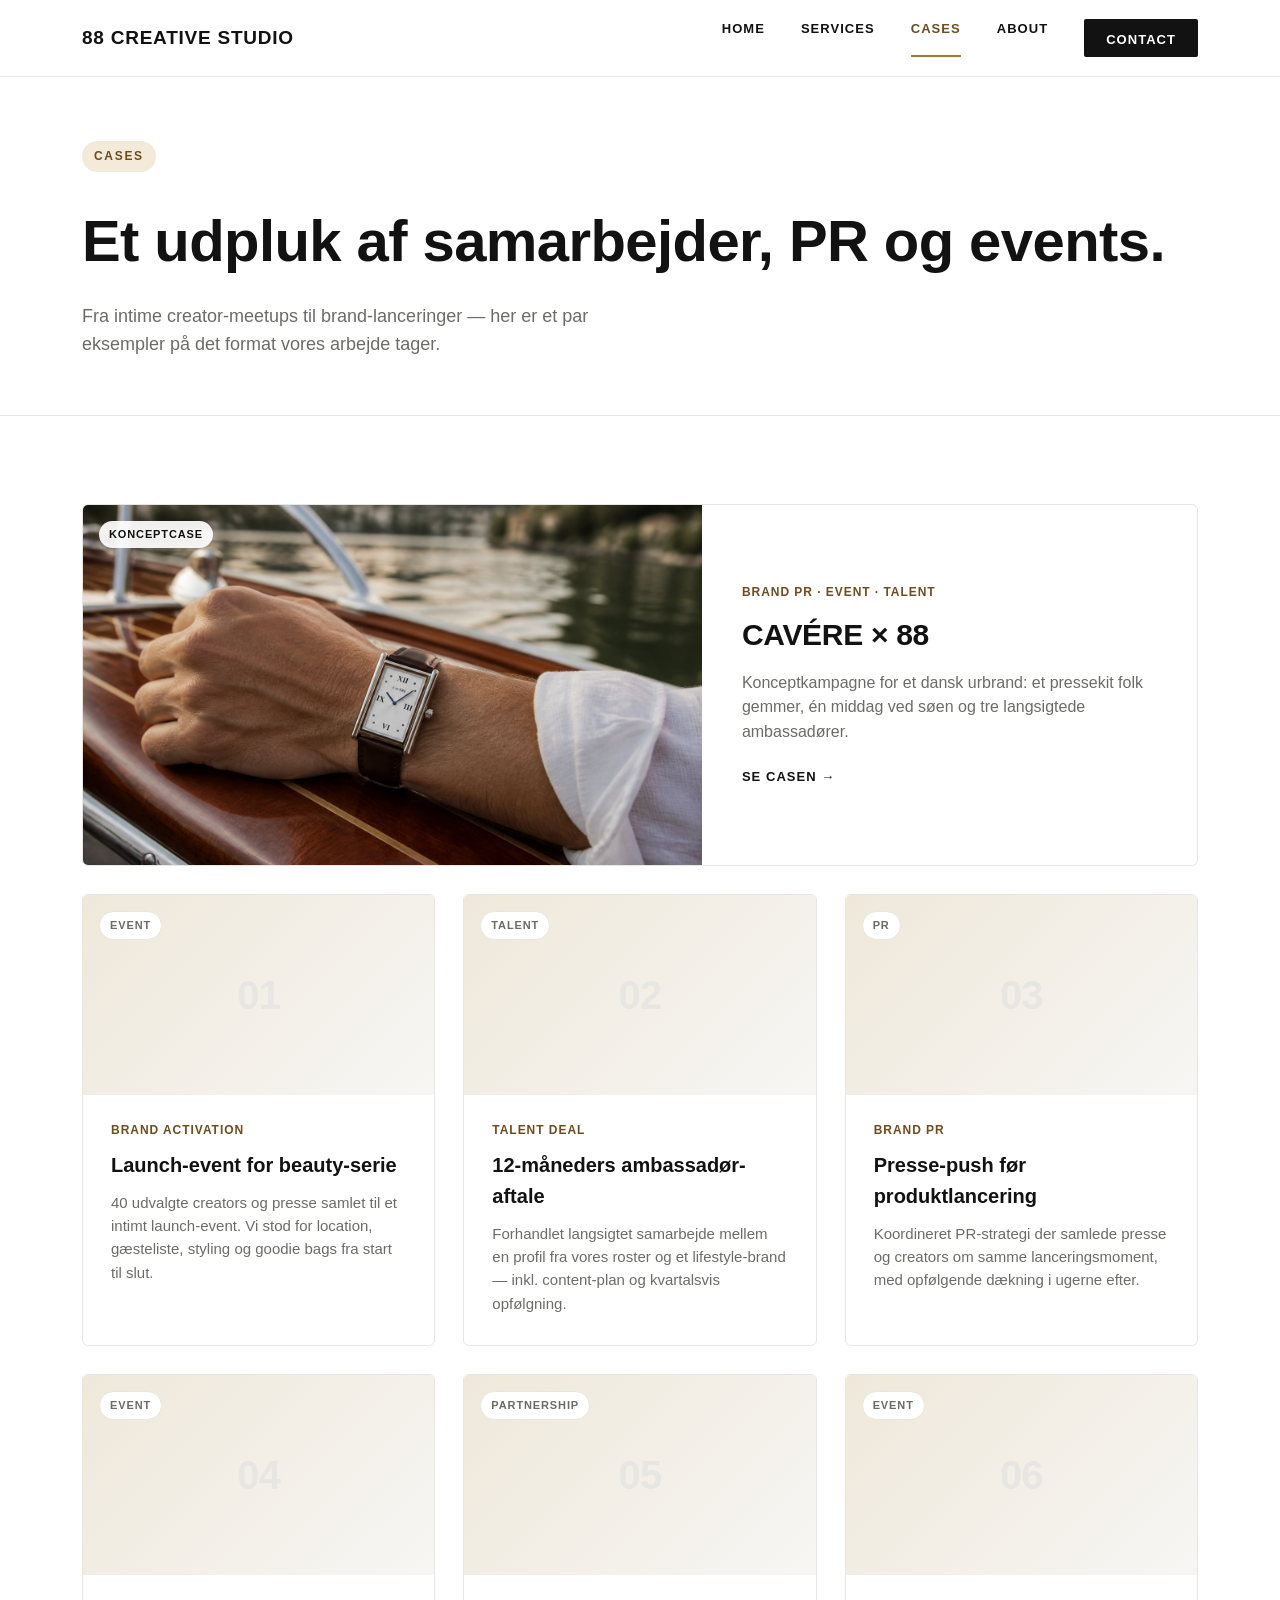
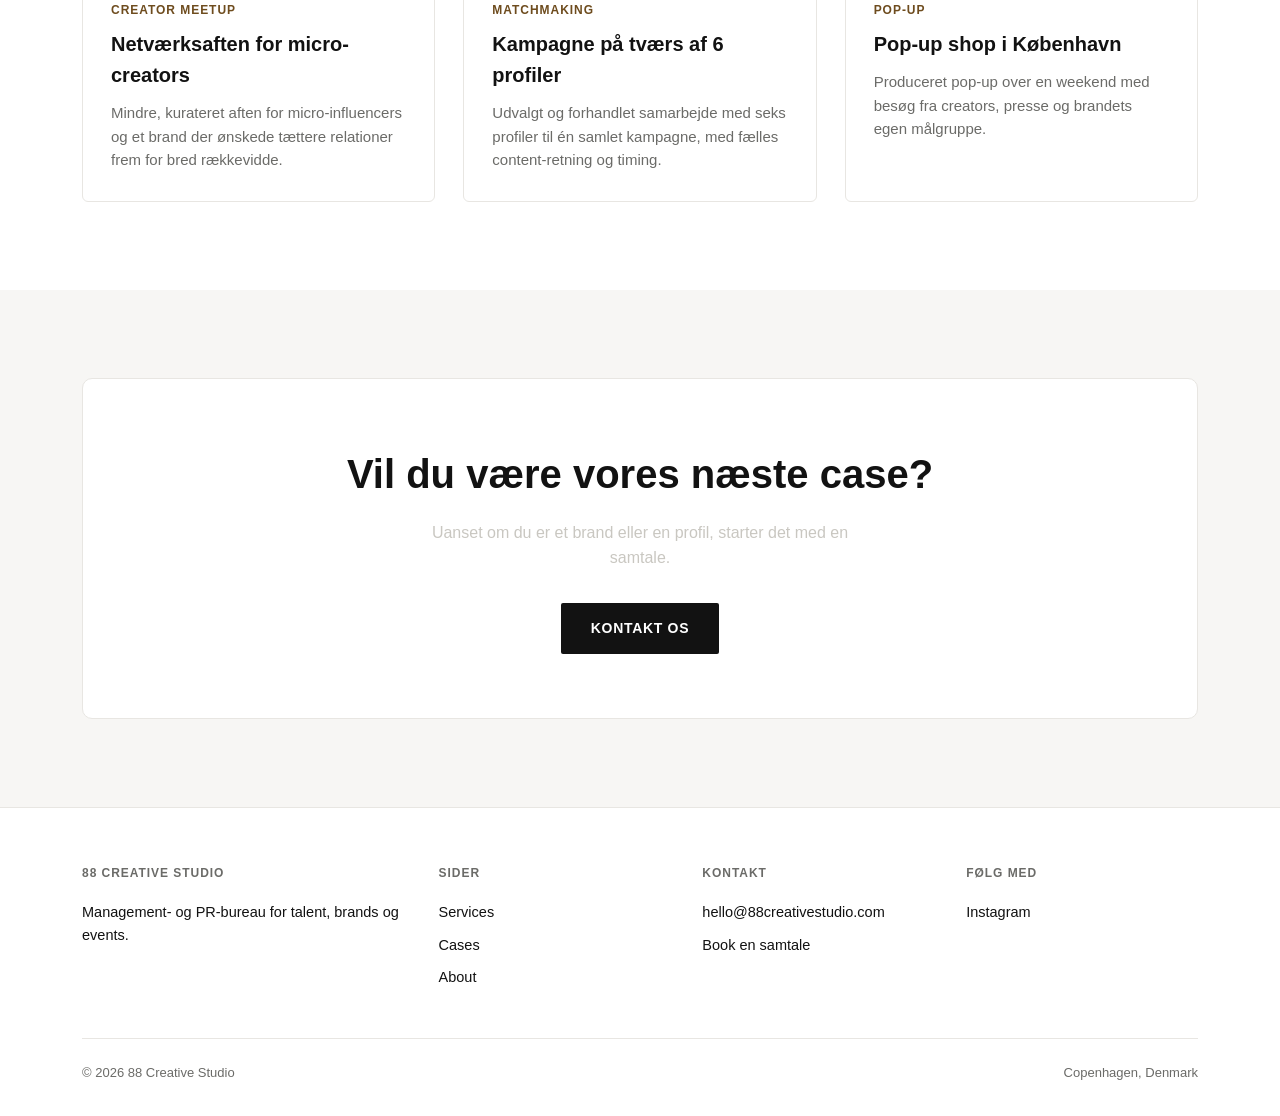
<file: cases.html>
<!DOCTYPE html>
<html lang="da">
<head>
<meta charset="UTF-8">
<meta name="viewport" content="width=device-width, initial-scale=1.0">
<title>Cases — 88 Creative Studio</title>
<meta name="description" content="Eksempler på samarbejder, PR og events fra 88 Creative Studio.">
<link rel="icon" type="image/png" href="assets/favicon.png">
<link rel="apple-touch-icon" href="assets/apple-touch-icon.png">
<meta property="og:type" content="website">
<meta property="og:title" content="Cases — 88 Creative Studio">
<meta property="og:description" content="Eksempler på samarbejder, PR og events fra 88 Creative Studio.">
<meta property="og:image" content="https://88creativestudio.dk/assets/og-image.png">
<meta property="og:url" content="https://88creativestudio.dk/cases.html">
<meta name="twitter:card" content="summary_large_image">
<link rel="stylesheet" href="styles.css">
</head>
<body>

<header class="site-header">
  <div class="wrap">
    <a href="index.html" class="logo">88 Creative Studio</a>
    <nav class="main-nav">
      <a href="index.html">Home</a>
      <a href="services.html">Services</a>
      <a href="cases.html" class="active">Cases</a>
      <a href="about.html">About</a>
      <a href="contact.html" class="nav-cta">Contact</a>
    </nav>
    <button class="nav-toggle" aria-label="Menu"><span></span></button>
  </div>
</header>

<section class="page-hero">
  <div class="wrap">
    <span class="eyebrow">Cases</span>
    <h1>Et udpluk af samarbejder, PR og events.</h1>
    <p>Fra intime creator-meetups til brand-lanceringer — her er et par eksempler på det format vores arbejde tager.</p>
  </div>
</section>

<section>
  <div class="wrap">
    <a href="case-cavere.html" class="case-feature">
      <div class="cf-media">
        <span class="tag">Konceptcase</span>
        <img src="assets/photos/cavere/cavere-lake-como.jpg" alt="CAVÉRE-ur på håndled ombord på en træbåd ved Comosøen">
      </div>
      <div class="cf-body">
        <div class="kicker" style="font-size:12px;font-weight:700;color:var(--accent-ink);text-transform:uppercase;letter-spacing:.08em;margin-bottom:10px;">Brand PR · Event · Talent</div>
        <h3>CAVÉRE × 88</h3>
        <p>Konceptkampagne for et dansk urbrand: et pressekit folk gemmer, én middag ved søen og tre langsigtede ambassadører.</p>
        <span class="cf-link">Se casen</span>
      </div>
    </a>
    <div class="grid-3">
      <div class="case-card">
        <div class="case-media"><span class="tag">Event</span><span class="mono-mark">01</span></div>
        <div class="case-body">
          <div class="kicker">Brand Activation</div>
          <h3>Launch-event for beauty-serie</h3>
          <p>40 udvalgte creators og presse samlet til et intimt launch-event. Vi stod for location, gæsteliste, styling og goodie bags fra start til slut.</p>
        </div>
      </div>
      <div class="case-card">
        <div class="case-media"><span class="tag">Talent</span><span class="mono-mark">02</span></div>
        <div class="case-body">
          <div class="kicker">Talent Deal</div>
          <h3>12-måneders ambassadør-aftale</h3>
          <p>Forhandlet langsigtet samarbejde mellem en profil fra vores roster og et lifestyle-brand — inkl. content-plan og kvartalsvis opfølgning.</p>
        </div>
      </div>
      <div class="case-card">
        <div class="case-media"><span class="tag">PR</span><span class="mono-mark">03</span></div>
        <div class="case-body">
          <div class="kicker">Brand PR</div>
          <h3>Presse-push før produktlancering</h3>
          <p>Koordineret PR-strategi der samlede presse og creators om samme lanceringsmoment, med opfølgende dækning i ugerne efter.</p>
        </div>
      </div>
      <div class="case-card">
        <div class="case-media"><span class="tag">Event</span><span class="mono-mark">04</span></div>
        <div class="case-body">
          <div class="kicker">Creator Meetup</div>
          <h3>Netværksaften for micro-creators</h3>
          <p>Mindre, kurateret aften for micro-influencers og et brand der ønskede tættere relationer frem for bred rækkevidde.</p>
        </div>
      </div>
      <div class="case-card">
        <div class="case-media"><span class="tag">Partnership</span><span class="mono-mark">05</span></div>
        <div class="case-body">
          <div class="kicker">Matchmaking</div>
          <h3>Kampagne på tværs af 6 profiler</h3>
          <p>Udvalgt og forhandlet samarbejde med seks profiler til én samlet kampagne, med fælles content-retning og timing.</p>
        </div>
      </div>
      <div class="case-card">
        <div class="case-media"><span class="tag">Event</span><span class="mono-mark">06</span></div>
        <div class="case-body">
          <div class="kicker">Pop-up</div>
          <h3>Pop-up shop i København</h3>
          <p>Produceret pop-up over en weekend med besøg fra creators, presse og brandets egen målgruppe.</p>
        </div>
      </div>
    </div>
  </div>
</section>

<section class="soft">
  <div class="wrap">
    <div class="cta-band" style="background:#fff;border:1px solid var(--line);color:var(--ink);">
      <h2>Vil du være vores næste case?</h2>
      <p class="muted">Uanset om du er et brand eller en profil, starter det med en samtale.</p>
      <a href="contact.html" class="btn btn-primary">Kontakt os</a>
    </div>
  </div>
</section>

<footer class="site-footer">
  <div class="wrap">
    <div class="footer-grid">
      <div>
        <h4>88 Creative Studio</h4>
        <p class="muted">Management- og PR-bureau for talent, brands og events.</p>
      </div>
      <div>
        <h4>Sider</h4>
        <a href="services.html">Services</a>
        <a href="cases.html">Cases</a>
        <a href="about.html">About</a>
      </div>
      <div>
        <h4>Kontakt</h4>
        <a href="mailto:hello@88creativestudio.com">hello@88creativestudio.com</a>
        <a href="contact.html">Book en samtale</a>
      </div>
      <div>
        <h4>Følg med</h4>
        <a href="https://www.instagram.com/88creativestudio_/" target="_blank" rel="noopener">Instagram</a>
      </div>
    </div>
    <div class="footer-bottom">
      <span>&copy; 2026 88 Creative Studio</span>
      <span>Copenhagen, Denmark</span>
    </div>
  </div>
</footer>

<script src="script.js"></script>
</body>
</html>
</file>
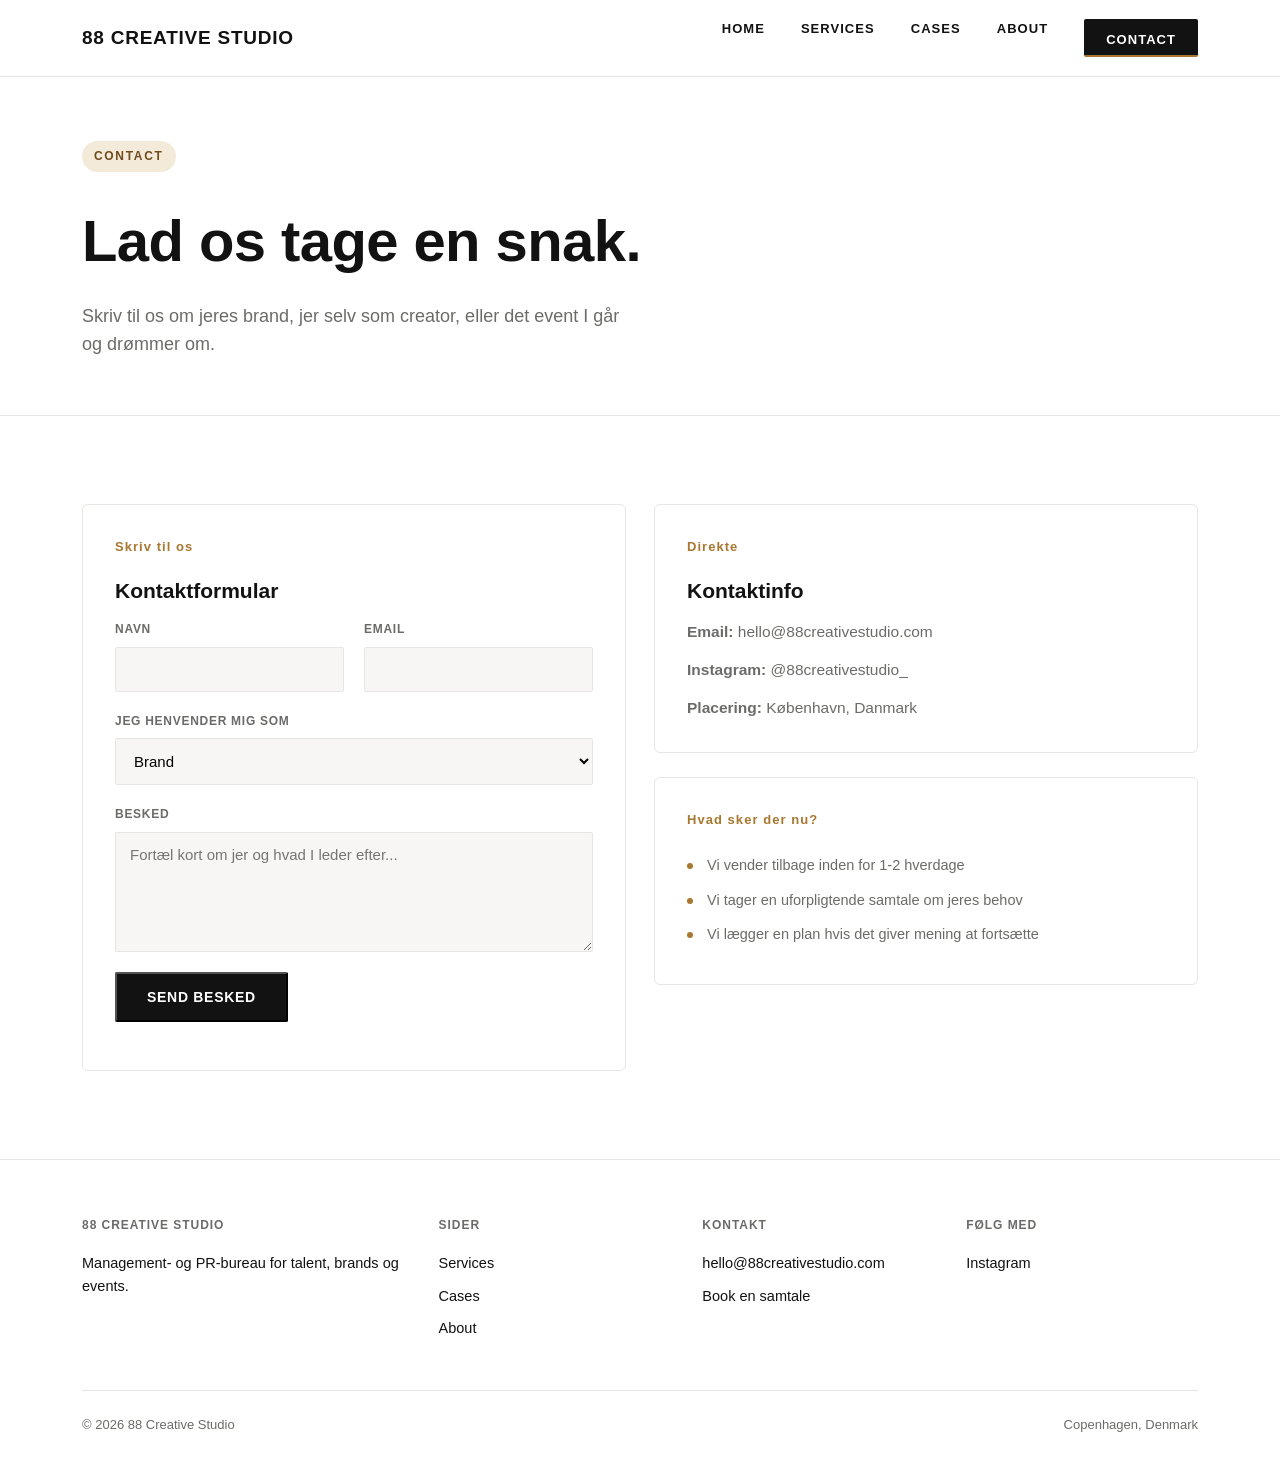
<file: contact.html>
<!DOCTYPE html>
<html lang="da">
<head>
<meta charset="UTF-8">
<meta name="viewport" content="width=device-width, initial-scale=1.0">
<title>Contact — 88 Creative Studio</title>
<meta name="description" content="Book en samtale med 88 Creative Studio.">
<link rel="icon" type="image/png" href="assets/favicon.png">
<link rel="apple-touch-icon" href="assets/apple-touch-icon.png">
<meta property="og:type" content="website">
<meta property="og:title" content="Contact — 88 Creative Studio">
<meta property="og:description" content="Book en samtale med 88 Creative Studio.">
<meta property="og:image" content="https://88creativestudio.dk/assets/og-image.png">
<meta property="og:url" content="https://88creativestudio.dk/contact.html">
<meta name="twitter:card" content="summary_large_image">
<link rel="stylesheet" href="styles.css">
</head>
<body>

<header class="site-header">
  <div class="wrap">
    <a href="index.html" class="logo">88 Creative Studio</a>
    <nav class="main-nav">
      <a href="index.html">Home</a>
      <a href="services.html">Services</a>
      <a href="cases.html">Cases</a>
      <a href="about.html">About</a>
      <a href="contact.html" class="nav-cta active">Contact</a>
    </nav>
    <button class="nav-toggle" aria-label="Menu"><span></span></button>
  </div>
</header>

<section class="page-hero">
  <div class="wrap">
    <span class="eyebrow">Contact</span>
    <h1>Lad os tage en snak.</h1>
    <p>Skriv til os om jeres brand, jer selv som creator, eller det event I går og drømmer om.</p>
  </div>
</section>

<section>
  <div class="wrap">
    <div class="grid-2">
      <div class="card">
        <span class="num">Skriv til os</span>
        <h3>Kontaktformular</h3>
        <form class="contact-form">
          <div class="form-row">
            <div class="form-field">
              <label for="name">Navn</label>
              <input type="text" id="name" name="name" required>
            </div>
            <div class="form-field">
              <label for="email">Email</label>
              <input type="email" id="email" name="email" required>
            </div>
          </div>
          <div class="form-row">
            <div class="form-field full">
              <label for="type">Jeg henvender mig som</label>
              <select id="type" name="type">
                <option>Brand</option>
                <option>Creator / Influencer</option>
                <option>Andet</option>
              </select>
            </div>
          </div>
          <div class="form-row">
            <div class="form-field full">
              <label for="message">Besked</label>
              <textarea id="message" name="message" required placeholder="Fortæl kort om jer og hvad I leder efter..."></textarea>
            </div>
          </div>
          <button type="submit" class="btn btn-primary">Send besked</button>
          <p class="form-note muted" style="margin-top:16px;"></p>
        </form>
      </div>

      <div>
        <div class="card" style="margin-bottom:24px;">
          <span class="num">Direkte</span>
          <h3>Kontaktinfo</h3>
          <p style="margin-bottom:14px;"><strong>Email:</strong> hello@88creativestudio.com</p>
          <p style="margin-bottom:14px;"><strong>Instagram:</strong> @88creativestudio_</p>
          <p><strong>Placering:</strong> København, Danmark</p>
        </div>
        <div class="card">
          <span class="num">Hvad sker der nu?</span>
          <ul class="card-list">
            <li>Vi vender tilbage inden for 1-2 hverdage</li>
            <li>Vi tager en uforpligtende samtale om jeres behov</li>
            <li>Vi lægger en plan hvis det giver mening at fortsætte</li>
          </ul>
        </div>
      </div>
    </div>
  </div>
</section>

<footer class="site-footer">
  <div class="wrap">
    <div class="footer-grid">
      <div>
        <h4>88 Creative Studio</h4>
        <p class="muted">Management- og PR-bureau for talent, brands og events.</p>
      </div>
      <div>
        <h4>Sider</h4>
        <a href="services.html">Services</a>
        <a href="cases.html">Cases</a>
        <a href="about.html">About</a>
      </div>
      <div>
        <h4>Kontakt</h4>
        <a href="mailto:hello@88creativestudio.com">hello@88creativestudio.com</a>
        <a href="contact.html">Book en samtale</a>
      </div>
      <div>
        <h4>Følg med</h4>
        <a href="https://www.instagram.com/88creativestudio_/" target="_blank" rel="noopener">Instagram</a>
      </div>
    </div>
    <div class="footer-bottom">
      <span>&copy; 2026 88 Creative Studio</span>
      <span>Copenhagen, Denmark</span>
    </div>
  </div>
</footer>

<script src="script.js"></script>
</body>
</html>
</file>
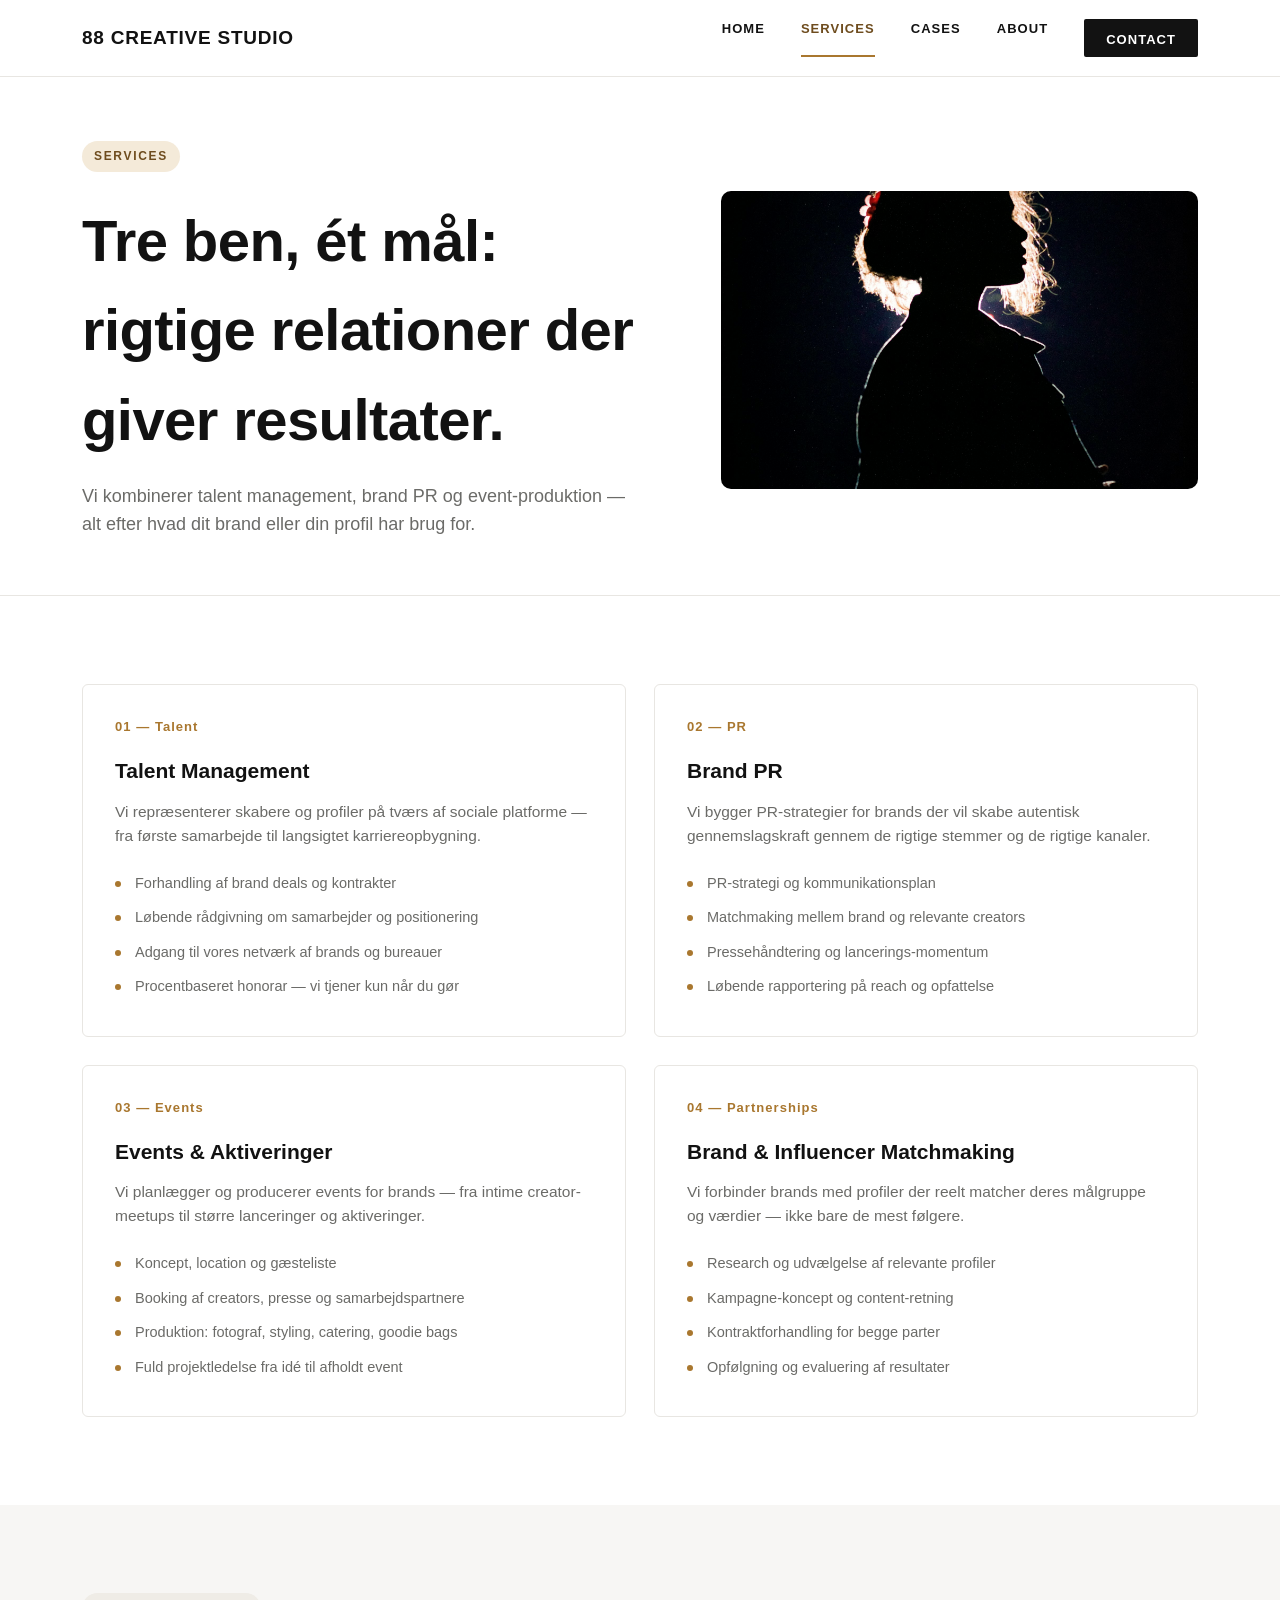
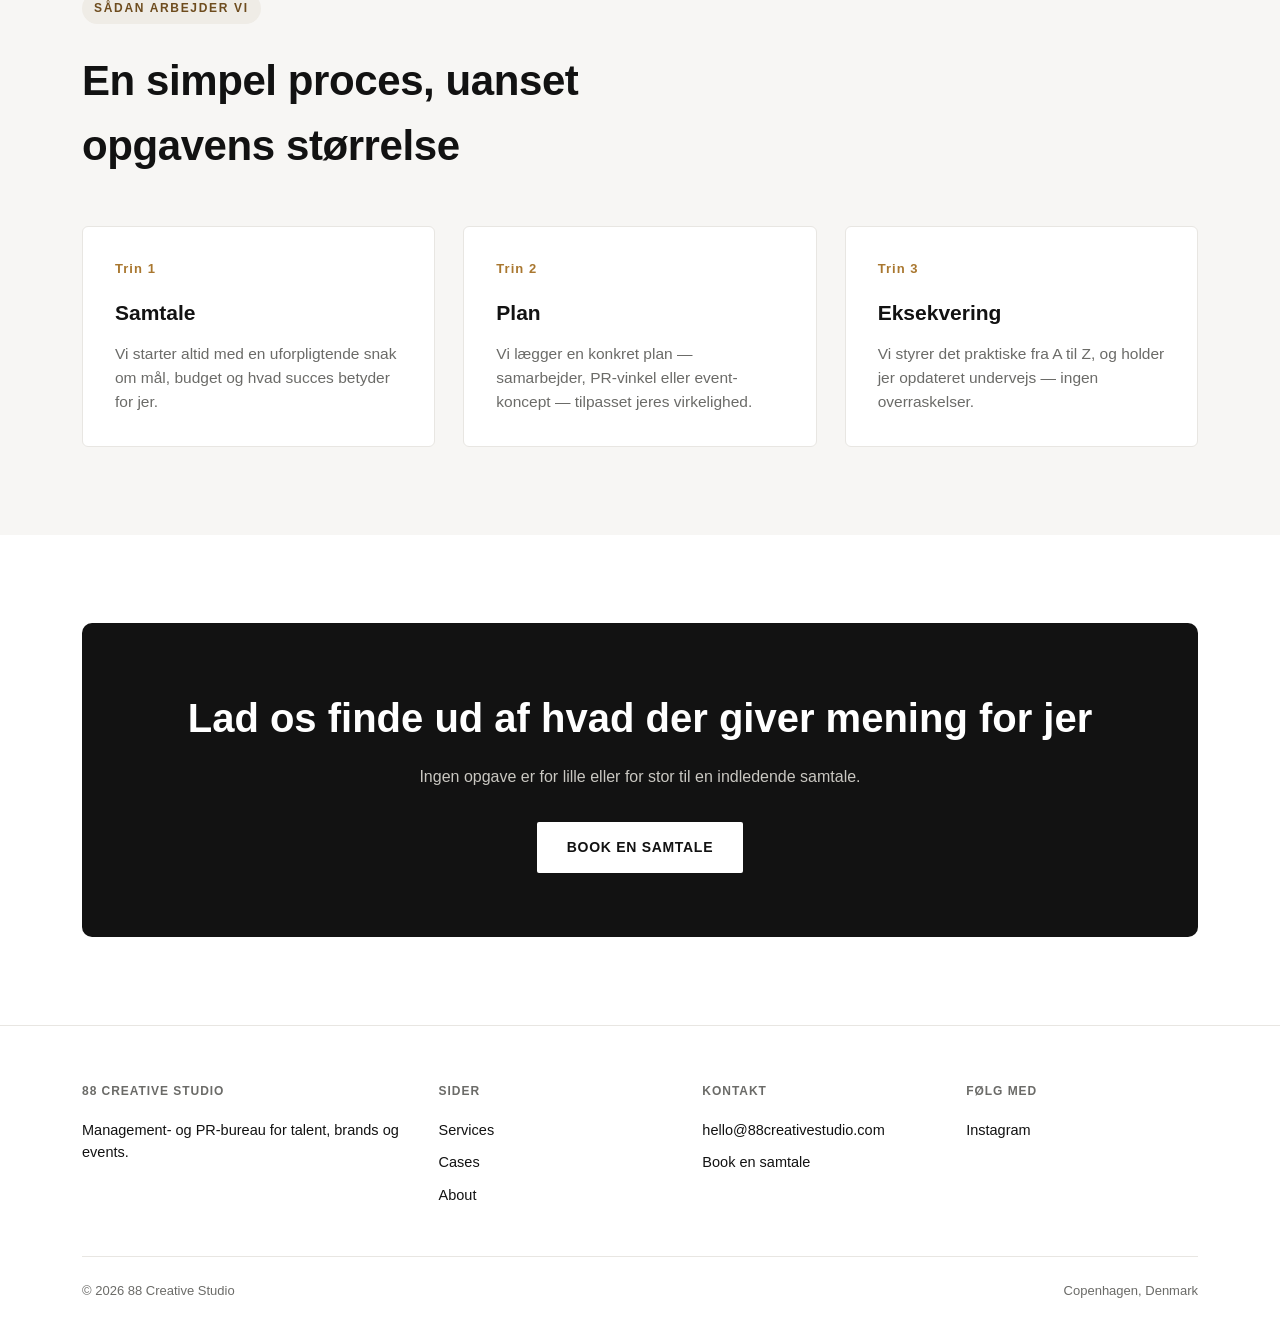
<file: services.html>
<!DOCTYPE html>
<html lang="da">
<head>
<meta charset="UTF-8">
<meta name="viewport" content="width=device-width, initial-scale=1.0">
<title>Services — 88 Creative Studio</title>
<meta name="description" content="Talent management, brand PR og event-produktion — se hvordan 88 Creative Studio arbejder.">
<link rel="icon" type="image/png" href="assets/favicon.png">
<link rel="apple-touch-icon" href="assets/apple-touch-icon.png">
<meta property="og:type" content="website">
<meta property="og:title" content="Services — 88 Creative Studio">
<meta property="og:description" content="Talent management, brand PR og event-produktion — se hvordan 88 Creative Studio arbejder.">
<meta property="og:image" content="https://88creativestudio.dk/assets/og-image.png">
<meta property="og:url" content="https://88creativestudio.dk/services.html">
<meta name="twitter:card" content="summary_large_image">
<link rel="stylesheet" href="styles.css">
</head>
<body>

<header class="site-header">
  <div class="wrap">
    <a href="index.html" class="logo">88 Creative Studio</a>
    <nav class="main-nav">
      <a href="index.html">Home</a>
      <a href="services.html" class="active">Services</a>
      <a href="cases.html">Cases</a>
      <a href="about.html">About</a>
      <a href="contact.html" class="nav-cta">Contact</a>
    </nav>
    <button class="nav-toggle" aria-label="Menu"><span></span></button>
  </div>
</header>

<section class="page-hero">
  <div class="wrap">
    <div class="hero-split">
      <div>
        <span class="eyebrow">Services</span>
        <h1>Tre ben, ét mål: rigtige relationer der giver resultater.</h1>
        <p>Vi kombinerer talent management, brand PR og event-produktion — alt efter hvad dit brand eller din profil har brug for.</p>
      </div>
      <div class="hero-media dark">
        <img src="assets/photos/services-runway.jpg" alt="" loading="eager">
      </div>
    </div>
  </div>
</section>

<section>
  <div class="wrap">
    <div class="grid-2" style="margin-bottom:28px;">
      <div class="card">
        <span class="num">01 — Talent</span>
        <h3>Talent Management</h3>
        <p>Vi repræsenterer skabere og profiler på tværs af sociale platforme — fra første samarbejde til langsigtet karriereopbygning.</p>
        <ul class="card-list">
          <li>Forhandling af brand deals og kontrakter</li>
          <li>Løbende rådgivning om samarbejder og positionering</li>
          <li>Adgang til vores netværk af brands og bureauer</li>
          <li>Procentbaseret honorar — vi tjener kun når du gør</li>
        </ul>
      </div>
      <div class="card">
        <span class="num">02 — PR</span>
        <h3>Brand PR</h3>
        <p>Vi bygger PR-strategier for brands der vil skabe autentisk gennemslagskraft gennem de rigtige stemmer og de rigtige kanaler.</p>
        <ul class="card-list">
          <li>PR-strategi og kommunikationsplan</li>
          <li>Matchmaking mellem brand og relevante creators</li>
          <li>Pressehåndtering og lancerings-momentum</li>
          <li>Løbende rapportering på reach og opfattelse</li>
        </ul>
      </div>
    </div>
    <div class="grid-2">
      <div class="card">
        <span class="num">03 — Events</span>
        <h3>Events & Aktiveringer</h3>
        <p>Vi planlægger og producerer events for brands — fra intime creator-meetups til større lanceringer og aktiveringer.</p>
        <ul class="card-list">
          <li>Koncept, location og gæsteliste</li>
          <li>Booking af creators, presse og samarbejdspartnere</li>
          <li>Produktion: fotograf, styling, catering, goodie bags</li>
          <li>Fuld projektledelse fra idé til afholdt event</li>
        </ul>
      </div>
      <div class="card">
        <span class="num">04 — Partnerships</span>
        <h3>Brand & Influencer Matchmaking</h3>
        <p>Vi forbinder brands med profiler der reelt matcher deres målgruppe og værdier — ikke bare de mest følgere.</p>
        <ul class="card-list">
          <li>Research og udvælgelse af relevante profiler</li>
          <li>Kampagne-koncept og content-retning</li>
          <li>Kontraktforhandling for begge parter</li>
          <li>Opfølgning og evaluering af resultater</li>
        </ul>
      </div>
    </div>
  </div>
</section>

<section class="soft">
  <div class="wrap">
    <div class="section-head">
      <span class="eyebrow">Sådan arbejder vi</span>
      <h2>En simpel proces, uanset opgavens størrelse</h2>
    </div>
    <div class="grid-3">
      <div class="card">
        <span class="num">Trin 1</span>
        <h3>Samtale</h3>
        <p>Vi starter altid med en uforpligtende snak om mål, budget og hvad succes betyder for jer.</p>
      </div>
      <div class="card">
        <span class="num">Trin 2</span>
        <h3>Plan</h3>
        <p>Vi lægger en konkret plan — samarbejder, PR-vinkel eller event-koncept — tilpasset jeres virkelighed.</p>
      </div>
      <div class="card">
        <span class="num">Trin 3</span>
        <h3>Eksekvering</h3>
        <p>Vi styrer det praktiske fra A til Z, og holder jer opdateret undervejs — ingen overraskelser.</p>
      </div>
    </div>
  </div>
</section>

<section>
  <div class="wrap">
    <div class="cta-band">
      <h2>Lad os finde ud af hvad der giver mening for jer</h2>
      <p>Ingen opgave er for lille eller for stor til en indledende samtale.</p>
      <a href="contact.html" class="btn btn-primary" style="background:#fff;color:#121212;">Book en samtale</a>
    </div>
  </div>
</section>

<footer class="site-footer">
  <div class="wrap">
    <div class="footer-grid">
      <div>
        <h4>88 Creative Studio</h4>
        <p class="muted">Management- og PR-bureau for talent, brands og events.</p>
      </div>
      <div>
        <h4>Sider</h4>
        <a href="services.html">Services</a>
        <a href="cases.html">Cases</a>
        <a href="about.html">About</a>
      </div>
      <div>
        <h4>Kontakt</h4>
        <a href="mailto:hello@88creativestudio.com">hello@88creativestudio.com</a>
        <a href="contact.html">Book en samtale</a>
      </div>
      <div>
        <h4>Følg med</h4>
        <a href="https://www.instagram.com/88creativestudio_/" target="_blank" rel="noopener">Instagram</a>
      </div>
    </div>
    <div class="footer-bottom">
      <span>&copy; 2026 88 Creative Studio</span>
      <span>Copenhagen, Denmark</span>
    </div>
  </div>
</footer>

<script src="script.js"></script>
</body>
</html>
</file>
<file: styles.css>
/* 88 Creative Studio — shared styles */

:root {
  --ink: #121212;
  --paper: #ffffff;
  --paper-soft: #f7f6f4;
  --line: #e8e6e2;
  --muted: #6b6b68;
  --accent: #a9772f;
  --accent-ink: #6e4c1e;
  --radius: 2px;
  --maxw: 1180px;
}

* { box-sizing: border-box; }

html { scroll-behavior: smooth; }

body {
  margin: 0;
  background: var(--paper);
  color: var(--ink);
  font-family: -apple-system, BlinkMacSystemFont, "Helvetica Neue", Helvetica, Arial, sans-serif;
  font-size: 16px;
  line-height: 1.55;
  -webkit-font-smoothing: antialiased;
}

a { color: inherit; text-decoration: none; }

img { max-width: 100%; display: block; }

.wrap {
  max-width: var(--maxw);
  margin: 0 auto;
  padding: 0 32px;
}

/* ---------- Header ---------- */

.site-header {
  position: sticky;
  top: 0;
  z-index: 50;
  background: rgba(255, 255, 255, 0.98);
  border-bottom: 1px solid var(--line);
}

.site-header .wrap {
  display: flex;
  align-items: center;
  justify-content: space-between;
  height: 76px;
}

.logo {
  font-weight: 800;
  font-size: 19px;
  letter-spacing: 0.04em;
  text-transform: uppercase;
}

.logo span { color: var(--accent); }

.main-nav {
  display: flex;
  gap: 36px;
}

.main-nav a {
  font-size: 13px;
  font-weight: 600;
  letter-spacing: 0.08em;
  text-transform: uppercase;
  color: var(--ink);
  padding-bottom: 4px;
  border-bottom: 2px solid transparent;
  transition: border-color 0.2s ease, color 0.2s ease;
}

.main-nav a:hover,
.main-nav a.active {
  color: var(--accent-ink);
  border-bottom-color: var(--accent);
}

.nav-cta {
  font-size: 13px;
  font-weight: 700;
  letter-spacing: 0.06em;
  text-transform: uppercase;
  background: var(--ink);
  color: var(--paper) !important;
  padding: 11px 22px;
  border-radius: var(--radius);
  transition: background 0.2s ease;
}

.nav-cta:hover { background: var(--accent-ink); }

.nav-toggle {
  display: none;
  background: none;
  border: none;
  cursor: pointer;
  padding: 8px;
}

.nav-toggle span,
.nav-toggle span::before,
.nav-toggle span::after {
  display: block;
  width: 24px;
  height: 2px;
  background: var(--ink);
  position: relative;
  transition: transform 0.2s ease;
}

.nav-toggle span::before,
.nav-toggle span::after {
  content: "";
  position: absolute;
  left: 0;
}
.nav-toggle span::before { top: -7px; }
.nav-toggle span::after { top: 7px; }

/* ---------- Transparent / see-through header ---------- */

.site-header.transparent-header {
  position: fixed;
  top: 0;
  left: 0;
  right: 0;
  background: transparent;
  border-bottom: none;
}

.site-header.transparent-header .logo,
.site-header.transparent-header .main-nav a {
  color: #fff;
  mix-blend-mode: difference;
}

.site-header.transparent-header .logo span { color: #fff; }

.site-header.transparent-header .main-nav a {
  padding: 8px 12px;
  border-radius: 999px;
  border-bottom: none;
  transition: background 0.2s ease;
}

.site-header.transparent-header .main-nav a:hover,
.site-header.transparent-header .main-nav a.active {
  background: rgba(255,255,255,0.22);
  color: #fff;
}

.site-header.transparent-header .nav-toggle span,
.site-header.transparent-header .nav-toggle span::before,
.site-header.transparent-header .nav-toggle span::after {
  background: #fff;
  mix-blend-mode: difference;
}

.site-header.transparent-header.open {
  background: var(--paper);
}
.site-header.transparent-header.open .logo,
.site-header.transparent-header.open .main-nav a {
  color: var(--ink);
  mix-blend-mode: normal;
}
.site-header.transparent-header.open .nav-toggle span,
.site-header.transparent-header.open .nav-toggle span::before,
.site-header.transparent-header.open .nav-toggle span::after {
  background: var(--ink);
  mix-blend-mode: normal;
}

/* ---------- Hero ---------- */

.hero {
  padding: 96px 0 72px;
  border-bottom: 1px solid var(--line);
}

/* ---------- Full-bleed photo hero ---------- */

.hero-fullbleed {
  position: relative;
  min-height: 100vh;
  display: flex;
  align-items: flex-end;
  background: var(--ink);
  overflow: hidden;
}

.hero-fullbleed img,
.hero-fullbleed video {
  position: absolute;
  inset: 0;
  width: 100%;
  height: 100%;
  object-fit: cover;
  object-position: center 25%;
  filter: grayscale(0.85) contrast(1.02) brightness(1.12);
}

.hero-fullbleed::after {
  content: "";
  position: absolute;
  inset: 0;
  background: linear-gradient(180deg, rgba(0,0,0,0) 0%, rgba(0,0,0,0) 62%, rgba(0,0,0,0.4) 100%);
  pointer-events: none;
}

.hero-fullbleed .wrap {
  position: relative;
  z-index: 2;
  width: 100%;
  padding-bottom: 48px;
  padding-top: 120px;
}

.hero-fullbleed .eyebrow {
  background: rgba(255,255,255,0.12);
  color: #fff;
  border: 1px solid rgba(255,255,255,0.3);
  mix-blend-mode: difference;
}

.hero-fullbleed .mark {
  font-size: clamp(64px, 11.5vw, 200px);
  font-weight: 800;
  letter-spacing: -0.03em;
  line-height: 0.86;
  color: #fff;
  mix-blend-mode: difference;
  margin: 14px 0 22px;
  text-transform: uppercase;
}

.hero-fullbleed .mark em {
  font-style: normal;
  color: #fff;
}

.hero-fullbleed p.lead {
  color: #fff;
  font-size: 18px;
  max-width: 56ch;
  margin: 0 0 32px;
  text-shadow: 0 1px 12px rgba(0,0,0,0.35);
}

.btn-outline-light {
  border: 1.5px solid rgba(255,255,255,0.7);
  color: #fff;
}
.btn-outline-light:hover { background: #fff; color: var(--ink); }
.btn-primary-light {
  background: #fff;
  color: var(--ink);
}
.btn-primary-light:hover { background: rgba(255,255,255,0.85); }

@media (max-width: 900px) {
  .hero-fullbleed { min-height: 72vh; }
  .hero-fullbleed .wrap { padding-top: 90px; }
}

.eyebrow {
  display: inline-block;
  font-size: 12px;
  font-weight: 700;
  letter-spacing: 0.14em;
  text-transform: uppercase;
  color: var(--accent-ink);
  background: #f4ead9;
  padding: 6px 12px;
  border-radius: 999px;
  margin-bottom: 24px;
}

.hero h1 {
  font-size: clamp(44px, 7vw, 84px);
  font-weight: 800;
  letter-spacing: -0.02em;
  line-height: 0.98;
  margin: 0 0 24px;
  max-width: 16ch;
}

.hero h1 em {
  font-style: normal;
  color: var(--accent);
}

.hero p.lead {
  font-size: 19px;
  color: var(--muted);
  max-width: 52ch;
  margin: 0 0 36px;
}

.hero-actions { display: flex; gap: 16px; flex-wrap: wrap; }

/* ---------- Hero / page-hero split with image ---------- */

.hero-split {
  display: grid;
  grid-template-columns: 1.1fr 0.9fr;
  gap: 56px;
  align-items: center;
}

.hero-media {
  position: relative;
  border-radius: 10px;
  overflow: hidden;
  aspect-ratio: 4 / 5;
  background: var(--paper-soft);
}

.hero-media img {
  width: 100%;
  height: 100%;
  object-fit: cover;
  display: block;
}

.hero-media.dark img { filter: grayscale(0.15); }

.hero-media .media-caption {
  position: absolute;
  left: 18px;
  bottom: 18px;
  color: #fff;
  font-size: 11px;
  font-weight: 700;
  letter-spacing: 0.1em;
  text-transform: uppercase;
  background: rgba(0,0,0,0.45);
  padding: 6px 12px;
  border-radius: 999px;
  backdrop-filter: blur(4px);
}

.page-hero .hero-split { align-items: center; }
.page-hero .hero-media { aspect-ratio: 16 / 10; }

@media (max-width: 900px) {
  .hero-split { grid-template-columns: 1fr; gap: 32px; }
  .hero-media { aspect-ratio: 16 / 11; order: -1; }
}

/* ---------- Founder avatar ---------- */

.founder-avatar {
  width: 64px;
  height: 64px;
  border-radius: 50%;
  background: var(--ink);
  color: var(--paper);
  display: flex;
  align-items: center;
  justify-content: center;
  font-weight: 800;
  font-size: 22px;
  letter-spacing: -0.02em;
  margin-bottom: 18px;
}

/* ---------- Buttons ---------- */

.btn {
  display: inline-block;
  font-size: 14px;
  font-weight: 700;
  letter-spacing: 0.05em;
  text-transform: uppercase;
  padding: 15px 30px;
  border-radius: var(--radius);
  transition: background 0.2s ease, color 0.2s ease, border-color 0.2s ease;
}

.btn-primary {
  background: var(--ink);
  color: var(--paper);
}
.btn-primary:hover { background: var(--accent-ink); }

.btn-outline {
  border: 1.5px solid var(--ink);
  color: var(--ink);
}
.btn-outline:hover { background: var(--ink); color: var(--paper); }

/* ---------- Sections ---------- */

section { padding: 88px 0; }
section.tight { padding: 64px 0; }
section.soft { background: var(--paper-soft); }
section.dark {
  background: var(--ink);
  color: var(--paper);
}
section.dark .muted { color: #b8b6b1; }

.section-head {
  max-width: 60ch;
  margin: 0 0 48px;
}

.section-head .eyebrow { background: #efece6; }

.section-head h2 {
  font-size: clamp(28px, 4vw, 42px);
  font-weight: 800;
  letter-spacing: -0.01em;
  margin: 0 0 16px;
}

.section-head p { color: var(--muted); font-size: 17px; margin: 0; }

.muted { color: var(--muted); }

/* ---------- Grids / Cards ---------- */

.grid-3 {
  display: grid;
  grid-template-columns: repeat(3, 1fr);
  gap: 28px;
}

.grid-2 {
  display: grid;
  grid-template-columns: repeat(2, 1fr);
  gap: 28px;
}

.card {
  background: var(--paper);
  border: 1px solid var(--line);
  border-radius: 6px;
  padding: 32px;
}

.card .num {
  font-size: 13px;
  font-weight: 700;
  color: var(--accent);
  letter-spacing: 0.08em;
  margin-bottom: 18px;
  display: block;
}

.card h3 {
  font-size: 21px;
  font-weight: 800;
  margin: 0 0 12px;
}

.card p { color: var(--muted); margin: 0; font-size: 15.5px; }

.card-list {
  margin: 18px 0 0;
  padding: 0;
  list-style: none;
}
.card-list li {
  padding: 6px 0 6px 20px;
  position: relative;
  font-size: 14.5px;
  color: var(--muted);
}
.card-list li::before {
  content: "";
  position: absolute;
  left: 0;
  top: 15px;
  width: 6px;
  height: 6px;
  background: var(--accent);
  border-radius: 50%;
}

/* ---------- Stats ---------- */

.stats {
  display: grid;
  grid-template-columns: repeat(4, 1fr);
  gap: 24px;
  border-top: 1px solid var(--line);
  border-bottom: 1px solid var(--line);
  padding: 40px 0;
}

.stat .figure {
  font-size: 36px;
  font-weight: 800;
  color: var(--accent);
}
.stat .label {
  font-size: 13px;
  color: var(--muted);
  text-transform: uppercase;
  letter-spacing: 0.06em;
  margin-top: 6px;
}

/* ---------- Case cards ---------- */

.case-card {
  border: 1px solid var(--line);
  border-radius: 6px;
  overflow: hidden;
  background: var(--paper);
}

.case-media {
  height: 200px;
  background: linear-gradient(135deg, #efe8da, #f7f6f4);
  display: flex;
  align-items: center;
  justify-content: center;
  position: relative;
}

.case-media .tag {
  position: absolute;
  top: 16px;
  left: 16px;
  font-size: 11px;
  font-weight: 700;
  letter-spacing: 0.08em;
  text-transform: uppercase;
  background: var(--paper);
  border: 1px solid var(--line);
  padding: 5px 10px;
  border-radius: 999px;
  color: var(--muted);
}

.case-media .mono-mark {
  font-size: 40px;
  font-weight: 800;
  color: var(--line);
  letter-spacing: -0.02em;
}

.case-body { padding: 26px 28px 30px; }

.case-body .kicker {
  font-size: 12px;
  font-weight: 700;
  color: var(--accent-ink);
  text-transform: uppercase;
  letter-spacing: 0.08em;
  margin-bottom: 10px;
}

.case-body h3 { font-size: 20px; font-weight: 800; margin: 0 0 10px; }
.case-body p { color: var(--muted); font-size: 15px; margin: 0; }

/* ---------- Quote / testimonial ---------- */

.quote-card {
  border-left: 3px solid var(--accent);
  padding: 4px 0 4px 28px;
}
.quote-card p.quote {
  font-size: 19px;
  font-weight: 500;
  line-height: 1.5;
  margin: 0 0 18px;
}
.quote-card .who { font-size: 14px; color: var(--muted); }
.quote-card .who strong { color: var(--ink); }

/* ---------- CTA band ---------- */

.cta-band {
  background: var(--ink);
  color: var(--paper);
  border-radius: 10px;
  padding: 64px;
  text-align: center;
}
.cta-band h2 {
  font-size: clamp(28px, 4vw, 40px);
  font-weight: 800;
  margin: 0 0 16px;
}
.cta-band p { color: #c9c7c1; max-width: 50ch; margin: 0 auto 32px; }

/* ---------- Footer ---------- */

.site-footer {
  border-top: 1px solid var(--line);
  padding: 56px 0 32px;
}

.footer-grid {
  display: grid;
  grid-template-columns: 1.4fr 1fr 1fr 1fr;
  gap: 32px;
  margin-bottom: 40px;
}

.footer-grid h4 {
  font-size: 12px;
  font-weight: 700;
  text-transform: uppercase;
  letter-spacing: 0.08em;
  color: var(--muted);
  margin: 0 0 18px;
}

.footer-grid a, .footer-grid p {
  display: block;
  font-size: 14.5px;
  margin: 0 0 10px;
  color: var(--ink);
}

.footer-grid a:hover { color: var(--accent-ink); }

.footer-bottom {
  display: flex;
  justify-content: space-between;
  align-items: center;
  border-top: 1px solid var(--line);
  padding-top: 24px;
  font-size: 13px;
  color: var(--muted);
}

/* ---------- Forms ---------- */

.form-row { display: grid; grid-template-columns: 1fr 1fr; gap: 20px; margin-bottom: 20px; }
.form-field { display: flex; flex-direction: column; gap: 8px; }
.form-field.full { grid-column: 1 / -1; }
.form-field label {
  font-size: 12px;
  font-weight: 700;
  text-transform: uppercase;
  letter-spacing: 0.06em;
  color: var(--muted);
}
.form-field input,
.form-field select,
.form-field textarea {
  border: 1px solid var(--line);
  border-radius: var(--radius);
  padding: 13px 14px;
  font-size: 15px;
  font-family: inherit;
  background: var(--paper-soft);
}
.form-field textarea { resize: vertical; min-height: 120px; }
.form-field input:focus,
.form-field select:focus,
.form-field textarea:focus {
  outline: none;
  border-color: var(--accent);
  background: var(--paper);
}

/* ---------- Page hero (inner pages) ---------- */

.page-hero {
  padding: 64px 0 56px;
  border-bottom: 1px solid var(--line);
}
.page-hero h1 {
  font-size: clamp(36px, 5vw, 58px);
  font-weight: 800;
  letter-spacing: -0.01em;
  margin: 0 0 18px;
}
.page-hero p { font-size: 18px; color: var(--muted); max-width: 56ch; margin: 0; }

/* ---------- Responsive ---------- */

@media (max-width: 900px) {
  .main-nav { display: none; }
  .nav-toggle { display: block; }
  .grid-3, .grid-2, .footer-grid, .stats, .form-row { grid-template-columns: 1fr; }
  .cta-band { padding: 44px 28px; }
}

@media (max-width: 900px) {
  .site-header.open .main-nav {
    display: flex;
    flex-direction: column;
    position: fixed;
    top: 76px;
    left: 0;
    right: 0;
    bottom: 0;
    background: var(--paper);
    padding: 28px 32px;
    gap: 22px;
    overflow-y: auto;
  }

  .site-header.open .main-nav a {
    font-size: 15px;
  }
}

/* ---------- Case study page (CAVÉRE) ---------- */

.case-hero {
  position: relative;
  min-height: 92vh;
  display: flex;
  align-items: flex-end;
  background: var(--ink);
  overflow: hidden;
  padding: 0;
}
.case-hero > img {
  position: absolute;
  inset: 0;
  width: 100%;
  height: 100%;
  object-fit: cover;
  object-position: center 55%;
}
.case-hero::after {
  content: "";
  position: absolute;
  inset: 0;
  background: linear-gradient(180deg, rgba(0,0,0,0.25) 0%, rgba(0,0,0,0) 30%, rgba(0,0,0,0) 50%, rgba(0,0,0,0.6) 100%);
  pointer-events: none;
}
.case-hero .wrap {
  position: relative;
  z-index: 2;
  width: 100%;
  padding-top: 140px;
  padding-bottom: 56px;
  color: #fff;
}
.case-hero .eyebrow {
  background: rgba(255,255,255,0.14);
  color: #fff;
  border: 1px solid rgba(255,255,255,0.35);
  backdrop-filter: blur(4px);
}
.case-hero h1 {
  font-size: clamp(56px, 10vw, 160px);
  font-weight: 800;
  letter-spacing: -0.03em;
  line-height: 0.9;
  margin: 6px 0 22px;
}
.case-hero h1 .x { font-weight: 300; opacity: 0.8; }
.case-hero .lead {
  font-size: 19px;
  max-width: 50ch;
  margin: 0;
  text-shadow: 0 1px 14px rgba(0,0,0,0.4);
}

section.concept-bar { padding: 22px 0; background: var(--paper-soft); border-bottom: 1px solid var(--line); }
.concept-bar p { margin: 0; font-size: 14px; color: var(--muted); max-width: 90ch; }
.concept-bar strong { color: var(--ink); }

.case-facts {
  display: grid;
  grid-template-columns: repeat(4, 1fr);
  gap: 24px;
  border-top: 1px solid var(--ink);
  padding-top: 22px;
  margin-bottom: 72px;
}
.case-facts .k {
  display: block;
  font-size: 11px;
  font-weight: 700;
  letter-spacing: 0.12em;
  text-transform: uppercase;
  color: var(--muted);
  margin-bottom: 6px;
}
.case-facts .v { font-size: 15px; font-weight: 600; }

.case-brief .num {
  display: block;
  font-size: 12px;
  font-weight: 700;
  letter-spacing: 0.12em;
  text-transform: uppercase;
  color: var(--accent);
  margin-bottom: 14px;
}
.case-brief h3 { font-size: 22px; font-weight: 800; margin: 0 0 10px; line-height: 1.2; }
.case-brief p { color: var(--muted); margin: 0; }

.case-split {
  display: grid;
  grid-template-columns: 1fr 1fr;
  gap: 72px;
  align-items: center;
}
.case-split.reverse { align-items: start; margin-top: 56px; }

.case-photo { margin: 0; border-radius: 6px; overflow: hidden; background: var(--line); }
.case-photo img { width: 100%; height: 100%; object-fit: cover; }
.case-photo.tall { aspect-ratio: 4 / 5; }
.case-photo.wide { aspect-ratio: 16 / 9; }

.case-copy .phase {
  display: block;
  font-size: 12px;
  font-weight: 700;
  letter-spacing: 0.12em;
  text-transform: uppercase;
  color: var(--accent-ink);
  margin-bottom: 14px;
}
.case-copy h2 {
  font-size: clamp(26px, 3.4vw, 38px);
  font-weight: 800;
  letter-spacing: -0.01em;
  line-height: 1.1;
  margin: 0 0 16px;
}
.case-copy p { color: var(--muted); font-size: 17px; margin: 0; }

.ticks { list-style: none; padding: 0; margin: 24px 0 0; }
.ticks li {
  position: relative;
  padding: 10px 0 10px 26px;
  border-top: 1px solid var(--line);
  font-size: 15px;
}
.ticks li::before {
  content: "";
  position: absolute;
  left: 2px;
  top: 19px;
  width: 10px;
  height: 1.5px;
  background: var(--accent);
}

section.dark .section-head .eyebrow { background: rgba(255,255,255,0.1); color: #e9d9bd; }
.stats.on-dark { border-color: rgba(255,255,255,0.18); }
.stats.on-dark .figure { color: #e9d9bd; }
.stats.on-dark .label { color: #b8b6b1; }

/* Featured case card (cases + home) */

.case-feature {
  display: grid;
  grid-template-columns: 1.25fr 1fr;
  border: 1px solid var(--line);
  border-radius: 6px;
  overflow: hidden;
  background: var(--paper);
  margin-bottom: 28px;
  transition: border-color 0.2s ease;
}
.case-feature:hover { border-color: var(--ink); }
.case-feature .cf-media { position: relative; min-height: 360px; }
.case-feature .cf-media img { position: absolute; inset: 0; width: 100%; height: 100%; object-fit: cover; transition: transform 0.6s ease; }
.case-feature:hover .cf-media img { transform: scale(1.03); }
.case-feature .cf-media .tag {
  position: absolute; top: 16px; left: 16px; z-index: 1;
  font-size: 11px; font-weight: 700; letter-spacing: 0.08em; text-transform: uppercase;
  background: rgba(255,255,255,0.92); padding: 5px 10px; border-radius: 999px; color: var(--ink);
}
.case-feature .cf-body { padding: 40px; display: flex; flex-direction: column; justify-content: center; }
.case-feature .cf-body h3 { font-size: 30px; font-weight: 800; letter-spacing: -0.01em; margin: 0 0 12px; }
.case-feature .cf-body p { color: var(--muted); margin: 0 0 22px; }
.case-feature .cf-link { font-size: 13px; font-weight: 700; letter-spacing: 0.08em; text-transform: uppercase; }
.case-feature .cf-link::after { content: " →"; }

.case-media.has-photo { padding: 0; overflow: hidden; }
.case-media.has-photo img { width: 100%; height: 100%; object-fit: cover; }
a.case-card { display: block; transition: border-color 0.2s ease; }
a.case-card:hover { border-color: var(--ink); }

@media (max-width: 900px) {
  .case-hero { min-height: 78vh; }
  .case-hero > img { object-position: 60% 40%; }
  .case-hero .wrap { padding-top: 110px; padding-bottom: 36px; }
  .case-facts { grid-template-columns: 1fr 1fr; margin-bottom: 48px; }
  .case-split { grid-template-columns: 1fr; gap: 32px; }
  .case-split.reverse { margin-top: 36px; }
  .case-feature { grid-template-columns: 1fr; }
  .case-feature .cf-media { min-height: 0; aspect-ratio: 3 / 2; }
  .case-feature .cf-body { padding: 28px; }
  .stats.on-dark { grid-template-columns: 1fr 1fr; }
}
</file>
